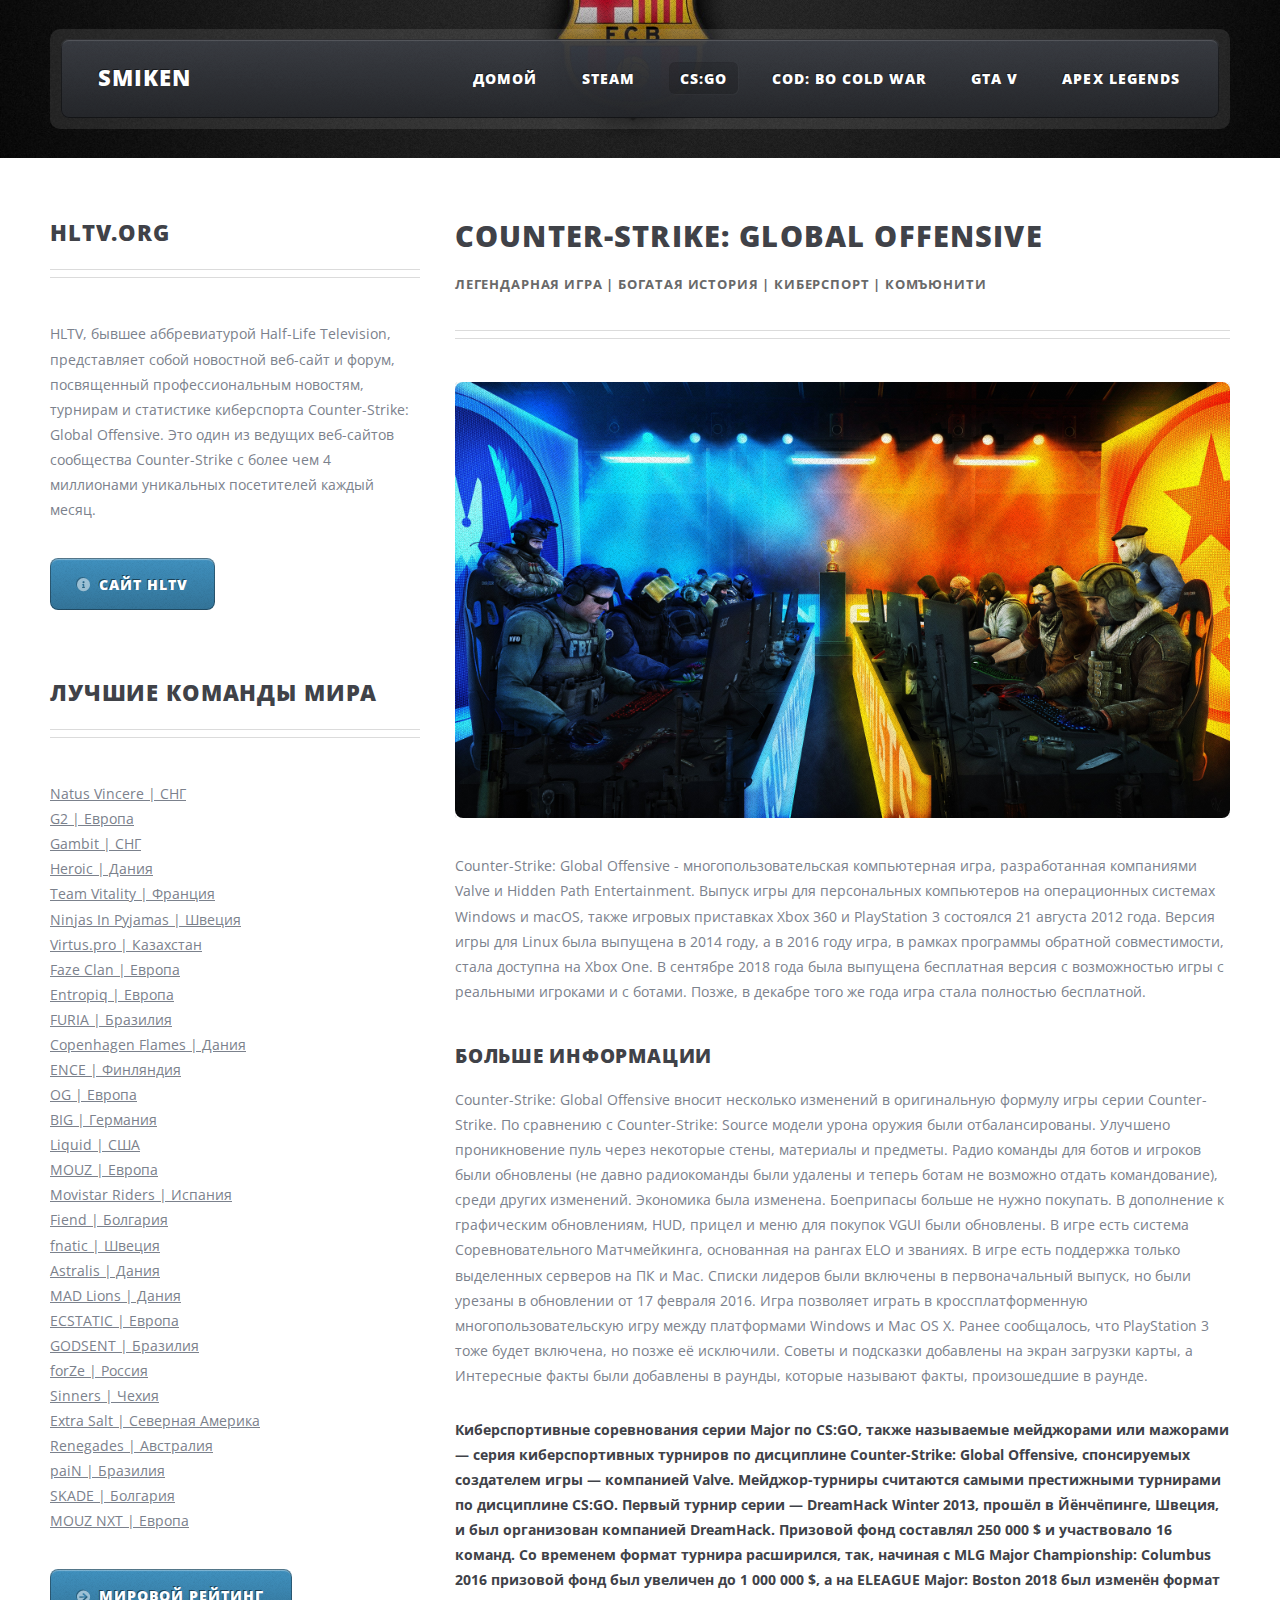
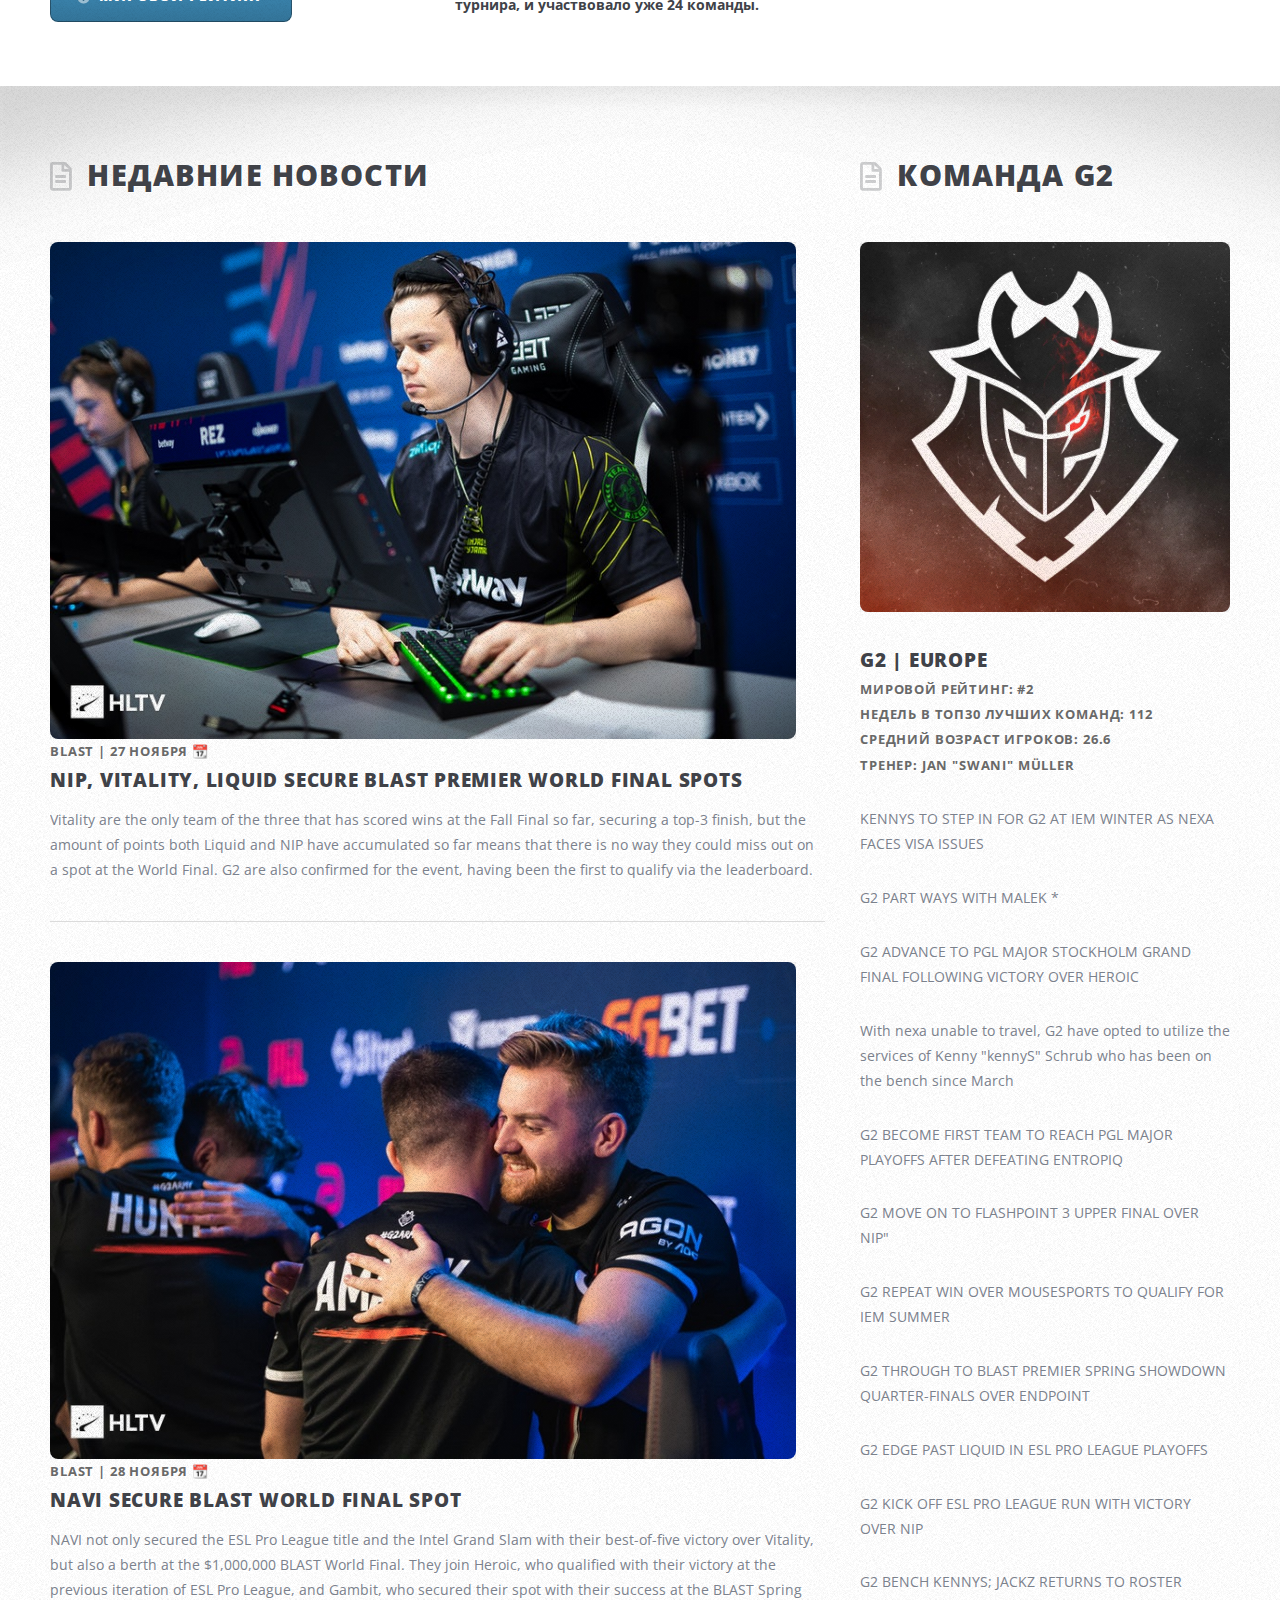
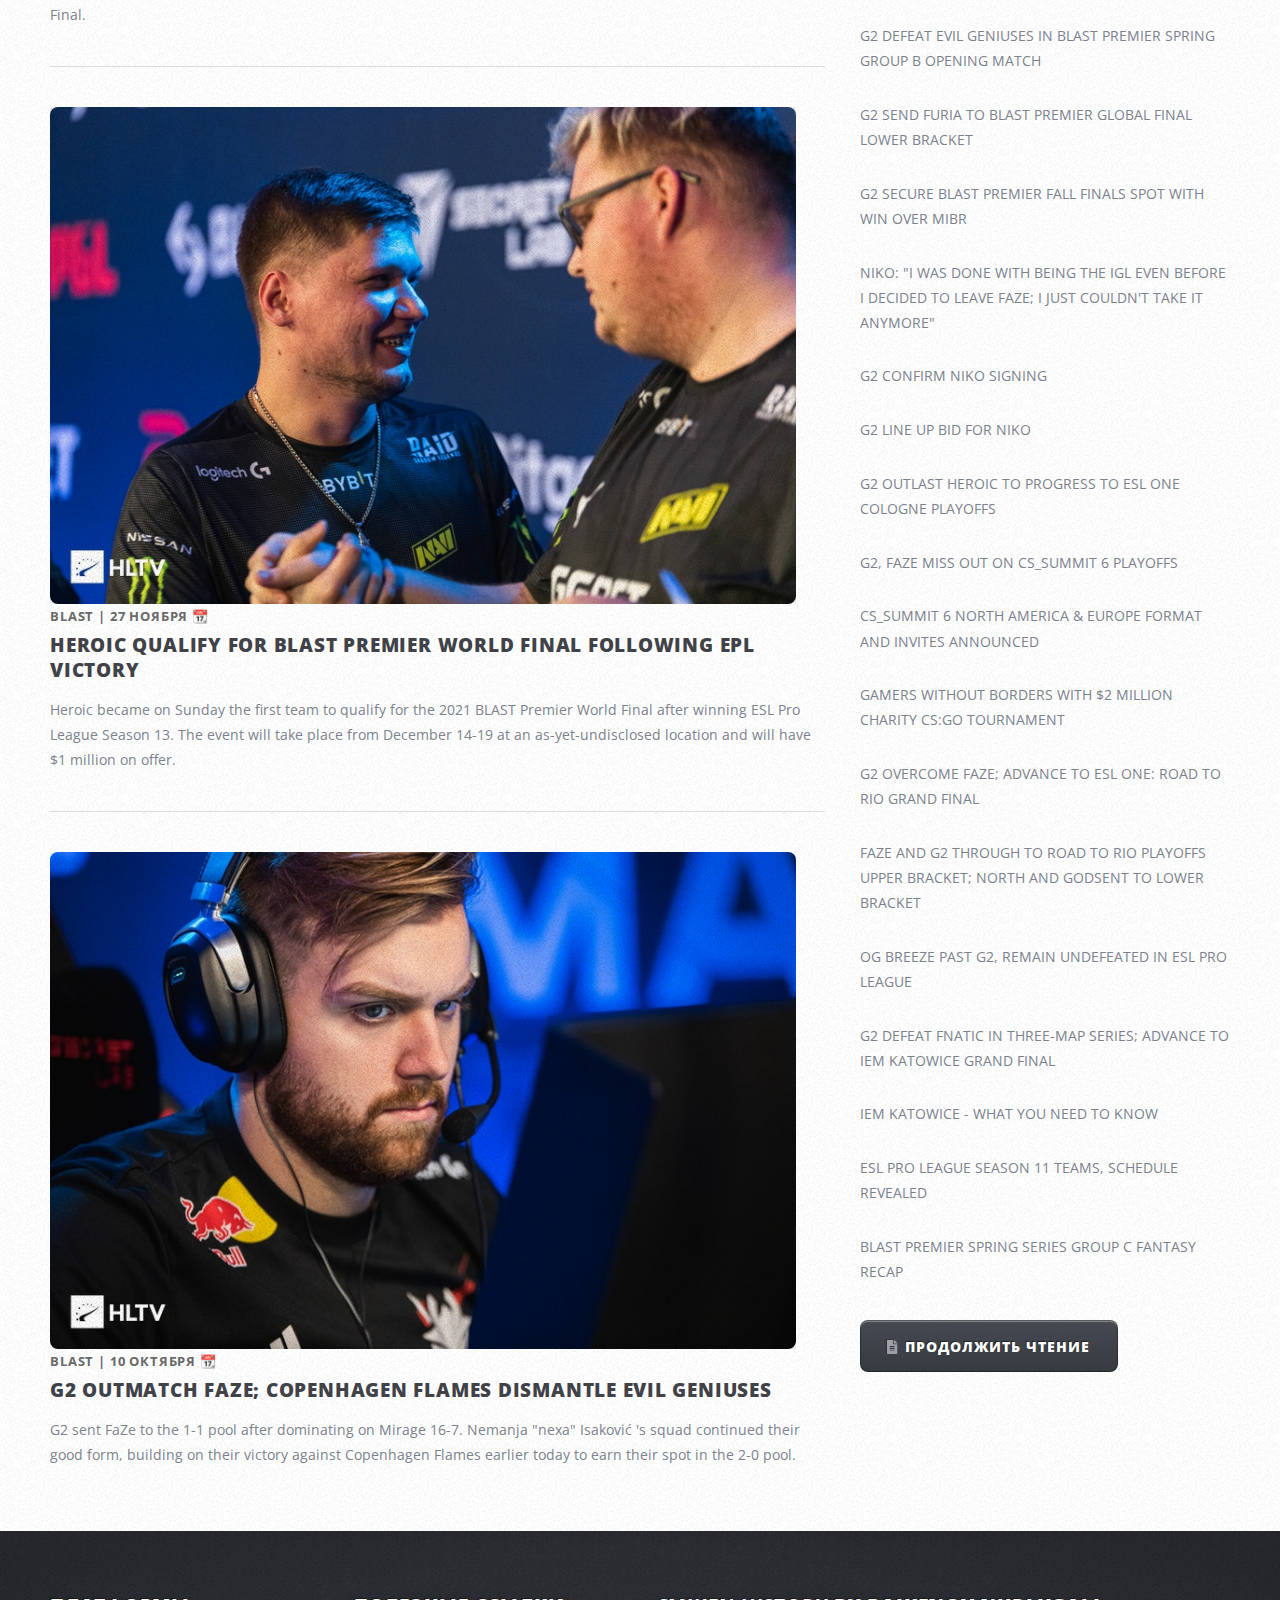
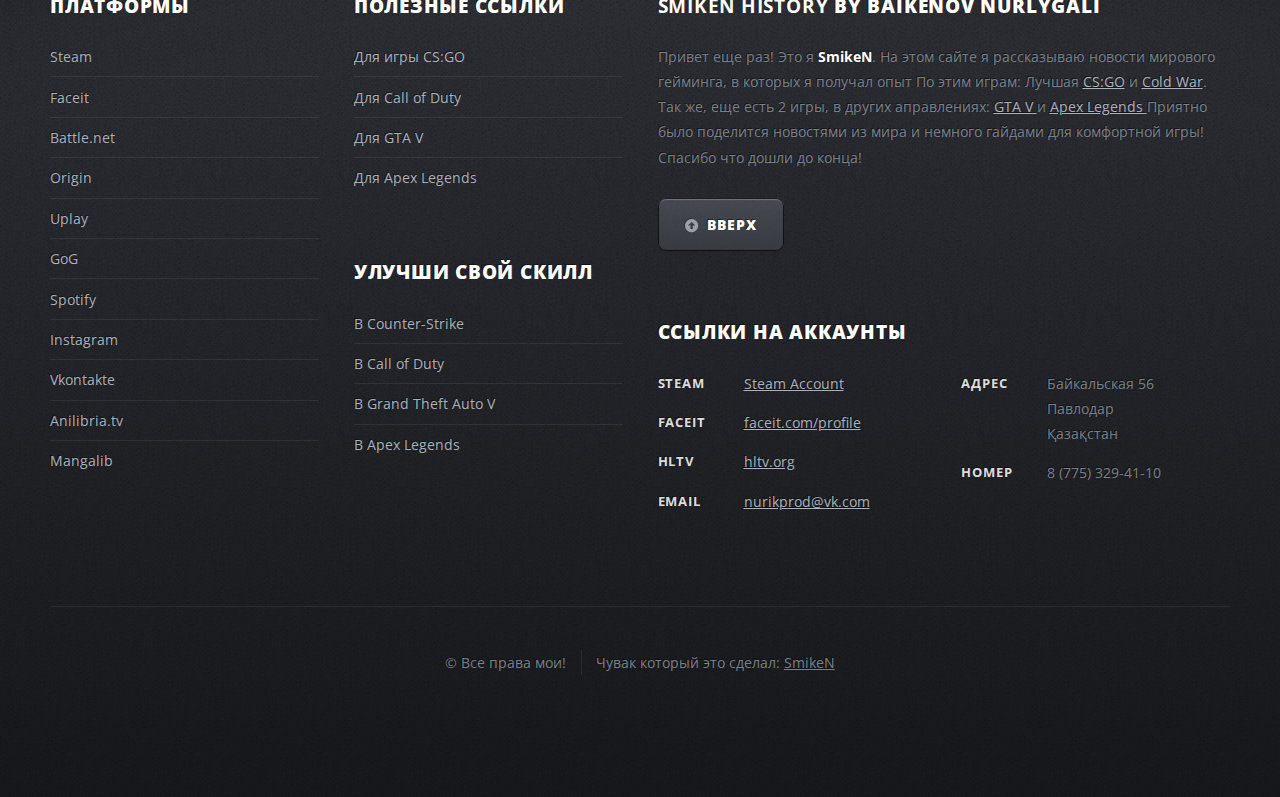
<file: left-sidebar.html>
<!DOCTYPE HTML>

<html>
	<head>
		<title>about CS:GO</title>
		<meta charset="utf-8" />
		<meta name="viewport" content="width=device-width, initial-scale=1, user-scalable=no" />
		<link rel="stylesheet" href="assets/css/main.css" />
		<link rel="apple-touch-icon" sizes="180x180" href="/apple-touch-icon.png">
		<link rel="icon" type="image/png" sizes="32x32" href="/favicon-32x32.png">
		<link rel="icon" type="image/png" sizes="16x16" href="/favicon-16x16.png">
		<link rel="manifest" href="/site.webmanifest">
	</head>
	<body class="left-sidebar is-preload">
		<div id="page-wrapper">

			<!-- мейн 1 -->
				<div id="header-wrapper">
					<div class="container">

						<!-- хэд -->
							<header id="header">
								<div class="inner">

									<!-- я -->
										<h1><a href="index.html" id="logo">SmikeN</a></h1>

									<!-- Переход на другие страницы -->
										<nav id="nav">
											<ul>
												<li><a href="index.html">Домой</a></li>
												<li>
													<a href="https://store.steampowered.com/">Steam</a>
													
												</li>
												<li class="current_page_item"><a href="left-sidebar.html">CS:GO</a></li>
												<li><a href="right-sidebar.html">CoD: BO Cold War</a></li>
												<li><a href="no-sidebar.html">GTA V</a></li>
												<li><a href="yes-sidebar.html">Apex Legends</a></li>
											</ul>
										</nav>

								</div>
							</header>

					</div>
				</div>

			<!-- мейн 2 -->
				<div id="main-wrapper">
					<div class="wrapper style2">
						<div class="inner">
							<div class="container">
								<div class="row">
									<div class="col-4 col-12-medium">
										<div id="sidebar">

											<!-- бар слева -->

												<section>
													<header class="major">
														<h2>HLTV.org</h2>
													</header>
													<p>HLTV, бывшее аббревиатурой Half-Life Television, представляет собой новостной веб-сайт и форум, 
														посвященный профессиональным новостям, турнирам и статистике киберспорта Counter-Strike: Global Offensive. 
														Это один из ведущих веб-сайтов сообщества Counter-Strike с более чем 4 миллионами уникальных посетителей каждый месяц.</p>
													<footer>
														<a href="https://www.hltv.org/" class="button icon solid fa-info-circle">Сайт HLTV</a>
													</footer>
												</section>

												<section>
													<header class="major">
														<h2>Лучшие команды мира</h2>
													</header>
													<ul class="style2">
														<li><a href="https://www.hltv.org/team/4608/natus-vincere">Natus Vincere | СНГ</a></li>
														<li><a href="https://www.hltv.org/team/5995/g2">G2 | Европа</a></li>
														<li><a href="https://www.hltv.org/team/6651/gambit">Gambit | СНГ</a></li>
														<li><a href="https://www.hltv.org/team/7175/heroic">Heroic | Дания</a></li>
														<li><a href="https://www.hltv.org/team/9565/vitality">Team Vitality | Франция</a></li>
														<li><a href="https://www.hltv.org/team/4411/nip">Ninjas In Pyjamas | Швеция</a></li>
														<li><a href="https://www.hltv.org/team/5378/virtuspro">Virtus.pro | Казахстан</a></li>
														<li><a href="https://www.hltv.org/team/6667/faze">Faze Clan | Европа</a></li>
														<li><a href="https://www.hltv.org/team/10831/entropiq">Entropiq | Европа</a></li>
														<li><a href="https://www.hltv.org/team/8297/furia">FURIA | Бразилия</a></li>
														<li><a href="https://www.hltv.org/team/7461/copenhagen-flames">Copenhagen Flames | Дания</a></li>
														<li><a href="https://www.hltv.org/team/4869/ence">ENCE | Финляндия</a></li>
														<li><a href="https://www.hltv.org/team/10503/og">OG | Европа</a></li>
														<li><a href="https://www.hltv.org/team/7532/big">BIG | Германия</a></li>
														<li><a href="https://www.hltv.org/team/5973/liquid">Liquid | США</a></li>
														<li><a href="https://www.hltv.org/team/4494/mouz">MOUZ | Европа</a></li>
														<li><a href="https://www.hltv.org/team/7718/movistar-riders">Movistar Riders | Испания</a></li>
														<li><a href="https://www.hltv.org/team/11066/fiend">Fiend | Болгария</a></li>
														<li><a href="https://www.hltv.org/team/4991/fnatic">fnatic | Швеция</a></li>
														<li><a href="https://www.hltv.org/team/6665/astralis">Astralis | Дания</a></li>
														<li><a href="https://www.hltv.org/team/8362/mad-lions">MAD Lions | Дания</a></li>
														<li><a href="https://www.hltv.org/team/11419/ecstatic">ECSTATIC | Европа</a></li>
														<li><a href="https://www.hltv.org/team/6902/godsent">GODSENT | Бразилия</a></li>
														<li><a href="https://www.hltv.org/team/8135/forze">forZe | Россия</a></li>
														<li><a href="https://www.hltv.org/team/10577/sinners">Sinners | Чехия</a></li>
														<li><a href="https://www.hltv.org/team/10948/extra-salt">Extra Salt | Северная Америка</a></li>
														<li><a href="https://www.hltv.org/team/6211/renegades">Renegades | Австралия</a></li>
														<li><a href="https://www.hltv.org/team/4773/pain">paiN | Бразилия</a></li>
														<li><a href="https://www.hltv.org/team/10386/skade">SKADE | Болгария</a></li>
														<li><a href="https://www.hltv.org/team/11176/mouz-nxt">MOUZ NXT | Европа</a></li>


													</ul>
													<footer>
														<a href="https://www.hltv.org/ranking/teams/2021/november/22" class="button icon solid fa-arrow-circle-right">Мировой рейтинг</a>
													</footer>
												</section>

										</div>
									</div>
									<div class="col-8 col-12-medium imp-medium">
										<div id="content">

											<!-- об игре - контент -->

												<article>
													<header class="major">
														<h2>Counter-Strike: Global Offensive</h2>
														<p>Легендарная игра | Богатая история | Киберспорт | Комъюнити</p>
													</header>

													<span class="image featured"><img src="/images/cs/csmain.jpg" alt="" /></span>

													<p>Counter-Strike: Global Offensive - многопользовательская компьютерная игра, разработанная компаниями Valve и Hidden Path Entertainment.
													Выпуск игры для персональных компьютеров на операционных системах Windows и macOS, также игровых приставках Xbox 360 и PlayStation 3 состоялся 21 августа 2012 года.
													Версия игры для Linux была выпущена в 2014 году, а в 2016 году игра, в рамках программы обратной совместимости, стала доступна на Xbox One. 
													В сентябре 2018 года была выпущена бесплатная версия с возможностью игры с реальными игроками и с ботами. Позже, в декабре того же года игра стала полностью бесплатной.</p>

													<h3>Больше информации</h3>
													<p>Counter-Strike: Global Offensive вносит несколько изменений в оригинальную формулу игры серии Counter-Strike. 
													По сравнению с Counter-Strike: Source модели урона оружия были отбалансированы. Улучшено проникновение пуль через некоторые стены, 
													материалы и предметы. Радио команды для ботов и игроков были обновлены (не давно радиокоманды были удалены и теперь ботам не возможно отдать командование), среди других изменений.
													Экономика была изменена. Боеприпасы больше не нужно покупать.
													В дополнение к графическим обновлениям, HUD, прицел и меню для покупок VGUI были обновлены.
													В игре есть система Соревновательного Матчмейкинга, основанная на рангах ELO и званиях.
													В игре есть поддержка только выделенных серверов на ПК и Mac.
													Списки лидеров были включены в первоначальный выпуск, но были урезаны в обновлении от 17 февраля 2016.
													Игра позволяет играть в кроссплатформенную многопользовательскую игру между платформами Windows и Mac OS X. Ранее сообщалось, что PlayStation 3 тоже будет включена, но позже её исключили.
													Советы и подсказки добавлены на экран загрузки карты, а Интересные факты были добавлены в раунды, которые называют факты, произошедшие в раунде.</p>

													<p><strong>Киберспортивные соревнования серии Major по CS:GO, также называемые мейджорами или мажорами — серия киберспортивных турниров по дисциплине Counter-Strike: Global Offensive, 
													спонсируемых создателем игры — компанией Valve. Мейджор-турниры считаются самыми престижными турнирами по дисциплине CS:GO. Первый турнир серии — DreamHack Winter 2013, 
													прошёл в Йёнчёпинге, Швеция, и был организован компанией DreamHack. Призовой фонд составлял 250 000 $ и участвовало 16 команд. Со временем формат турнира расширился, так, 
													начиная с MLG Major Championship: Columbus 2016 призовой фонд был увеличен до 1 000 000 $, а на ELEAGUE Major: Boston 2018 был изменён формат турнира, 
													и участвовало уже 24 команды.</strong></p>
												</article>

										</div>
									</div>
								</div>
							</div>
						</div>
					</div>
					<div class="wrapper style3">
						<div class="inner">
							<div class="container">
								<div class="row">
									<div class="col-8 col-12-medium">

										<!-- новости боксы -->
											<section class="box article-list">
												<h2 class="icon fa-file-alt">Недавние новости</h2>

												<!-- бокс 1 -->
													<article class="box excerpt">
														<a href="#" class="image left"><img src="/images/cs/news1.jpg" alt="" /></a>
														<div>
															<header>
																<span class="date">BLAST | 27 ноября &#128198</span>
																<h3><a href="#">NIP, VITALITY, LIQUID SECURE BLAST PREMIER WORLD FINAL SPOTS</a></h3>
															</header>
															<p>Vitality are the only team of the three that has scored wins at the Fall Final so far, 
															securing a top-3 finish, but the amount of points both Liquid and NIP have accumulated so far 
															means that there is no way they could miss out on a spot at the World Final. G2 are also confirmed for the event, 
															having been the first to qualify via the leaderboard.</p>
														</div>
													</article>

												<!-- бокс 2 -->
													<article class="box excerpt">
														<a href="#" class="image left"><img src="/images/cs/news2.jpg" alt="" /></a>
														<div>
															<header>
																<span class="date">BLAST | 28 ноября &#128198</span>
																<h3><a href="#">NAVI SECURE BLAST WORLD FINAL SPOT</a></h3>
															</header>
															<p>NAVI not only secured the ESL Pro League title and the Intel Grand Slam with their best-of-five 
															victory over Vitality, but also a berth at the $1,000,000 BLAST World Final. They join Heroic, 
															who qualified with their victory at the previous iteration of ESL Pro League, and Gambit, 
															who secured their spot with their success at the BLAST Spring Final.</p>
														</div>
													</article>

												<!-- бокс 3 -->
													<article class="box excerpt">
														<a href="#" class="image left"><img src="/images/cs/news3.jpg" alt="" /></a>
														<div>
															<header>
																<span class="date">BLAST | 27 ноября &#128198</span>
																<h3><a href="#">HEROIC QUALIFY FOR BLAST PREMIER WORLD FINAL FOLLOWING EPL VICTORY</a></h3>
															</header>
															<p>Heroic became on Sunday the first team to qualify for the 2021 BLAST Premier World Final after winning ESL Pro League Season 13. 
															The event will take place from December 14-19 at an as-yet-undisclosed location and will have $1 million on offer.</p>
														</div>
													</article>

													<!-- бокс 4 -->
													<article class="box excerpt">
														<a href="#" class="image left"><img src="/images/cs/news4.jpg" alt="" /></a>
														<div>
															<header>
																<span class="date">BLAST | 10 октября &#128198</span>
																<h3><a href="https://www.hltv.org/news/32689/g2-outmatch-faze-copenhagen-flames-dismantle-evil-geniuses">G2 OUTMATCH FAZE; COPENHAGEN FLAMES DISMANTLE EVIL GENIUSES</a></h3>
															</header>
															<p>G2 sent FaZe to the 1-1 pool after dominating on Mirage 16-7. Nemanja "⁠nexa⁠" Isaković 's squad continued their good form, 
															building on their victory against Copenhagen Flames earlier today to earn their spot in the 2-0 pool.</p>
														</div>
													</article>

											</section>
									</div>
									<div class="col-4 col-12-medium">

										<!-- шорт -->
											<section class="box spotlight">
												<h2 class="icon fa-file-alt">Команда G2</h2>
												<article>
													<a href="#" class="image featured"><img src="/images/cs/g2.png" alt=""></a>
													<header>
														<h3><a href="#">G2 | Europe</a></h3>
														<p>Мировой рейтинг: #2</p>
														<p>Недель в топ30 лучших команд: 112</p>
														<p>Средний возраст игроков: 26.6</p>
														<p>Тренер: Jan "Swani" Müller</p>
													</header>
													<p>KENNYS TO STEP IN FOR G2 AT IEM WINTER AS NEXA FACES VISA ISSUES</p>
													<p>G2 PART WAYS WITH MALEK *</p>
													<p>G2 ADVANCE TO PGL MAJOR STOCKHOLM GRAND FINAL FOLLOWING VICTORY OVER HEROIC</p>
													<p>With nexa unable to travel, G2 have opted to utilize the services of Kenny "⁠kennyS⁠" Schrub who has been on the bench since March</p>
													<p>G2 BECOME FIRST TEAM TO REACH PGL MAJOR PLAYOFFS AFTER DEFEATING ENTROPIQ</p>
													<p>G2 MOVE ON TO FLASHPOINT 3 UPPER FINAL OVER NIP"</p>
													<p>G2 REPEAT WIN OVER MOUSESPORTS TO QUALIFY FOR IEM SUMMER</p>
													<p>G2 THROUGH TO BLAST PREMIER SPRING SHOWDOWN QUARTER-FINALS OVER ENDPOINT</p>
													<p>G2 EDGE PAST LIQUID IN ESL PRO LEAGUE PLAYOFFS</p>
													<p>G2 KICK OFF ESL PRO LEAGUE RUN WITH VICTORY OVER NIP</p>
													<p>G2 BENCH KENNYS; JACKZ RETURNS TO ROSTER</p>
													<p>G2 DEFEAT EVIL GENIUSES IN BLAST PREMIER SPRING GROUP B OPENING MATCH</p>
													<p>G2 SEND FURIA TO BLAST PREMIER GLOBAL FINAL LOWER BRACKET</p>
													<p>G2 SECURE BLAST PREMIER FALL FINALS SPOT WITH WIN OVER MIBR</p>
													<p>NIKO: "I WAS DONE WITH BEING THE IGL EVEN BEFORE I DECIDED TO LEAVE FAZE; I JUST COULDN'T TAKE IT ANYMORE"</p>
													<p>G2 CONFIRM NIKO SIGNING</p>
													<p>G2 LINE UP BID FOR NIKO</p>
													<p>G2 OUTLAST HEROIC TO PROGRESS TO ESL ONE COLOGNE PLAYOFFS</p>
													<p>G2, FAZE MISS OUT ON CS_SUMMIT 6 PLAYOFFS</p>
													<p>CS_SUMMIT 6 NORTH AMERICA & EUROPE FORMAT AND INVITES ANNOUNCED</p>
													<p>GAMERS WITHOUT BORDERS WITH $2 MILLION CHARITY CS:GO TOURNAMENT</p>
													<p>G2 OVERCOME FAZE; ADVANCE TO ESL ONE: ROAD TO RIO GRAND FINAL</p>
													<p>FAZE AND G2 THROUGH TO ROAD TO RIO PLAYOFFS UPPER BRACKET; NORTH AND GODSENT TO LOWER BRACKET</p>
													<p>OG BREEZE PAST G2, REMAIN UNDEFEATED IN ESL PRO LEAGUE</p>
													<p>G2 DEFEAT FNATIC IN THREE-MAP SERIES; ADVANCE TO IEM KATOWICE GRAND FINAL</p>
													<p>IEM KATOWICE - WHAT YOU NEED TO KNOW</p>
													<p>ESL PRO LEAGUE SEASON 11 TEAMS, SCHEDULE REVEALED</p>
													<p>BLAST PREMIER SPRING SERIES GROUP C FANTASY RECAP</p>

													<footer>
														<a href="https://www.hltv.org/team/5995/g2#tab-newsBox" class="button alt icon solid fa-file-alt">Продолжить чтение</a>
													</footer>
												</article>
											</section>

									</div>
								</div>
							</div>
						</div>
					</div>
				</div>

			<!-- Вид нижней шапки -->
				<div id="footer-wrapper">
					<footer id="footer" class="container">
						<div class="row">
							<div class="col-3 col-6-medium col-12-small">

								<!-- Ссылки -->
									<section>
										<section>
											<h2>Платформы</h2>
										<ul class="divided">
											<li><a href="https://steamcommunity.com/">Steam</a></li>
											<li><a href="https://www.faceit.com/ru/home">Faceit</a></li>
											<li><a href="https://eu.shop.battle.net/ru-ru">Battle.net</a></li>
											<li><a href="https://www.origin.com/rus/ru-ru/store">Origin</a></li>
											<li><a href="https://www.origin.com/rus/ru-ru/store">Uplay</a></li>
											<li><a href="https://www.gog.com/">GoG</a></li>
											<li><a href="https://open.spotify.com/">Spotify</a></li>
											<li><a href="https://www.instagram.com/">Instagram</a></li>
											<li><a href="https://vk.com/feed">Vkontakte</a></li>
											<li><a href="https://www.anilibria.tv/">Anilibria.tv</a></li>
											<li><a href="https://mangalib.me/?section=all-updates">Mangalib</a></li>
										</ul>
									</section>

							</div>
							<div class="col-3 col-6-medium col-12-small">

								<!-- Ссылки -->
									<section>
										<h2>Полезные ссылки</h2>
										<ul class="divided">
											<li><a href="https://steamcommunity.com/sharedfiles/filedetails/?id=1551222639">Для игры CS:GO</a></li>
											<li><a href="https://steamcommunity.com/sharedfiles/filedetails/?id=1551222639">Для Call of Duty</a></li>
											<li><a href="https://steamcommunity.com/sharedfiles/filedetails/?id=1215602458">Для GTA V</a></li>
											<li><a href="https://dtf.ru/howto/39025-apex-legends-sovety-dlya-novichkov">Для Apex Legends</a></li>
										</ul>
									</section>

								<!-- Ссылки -->
									<section>
										<h2>Улучши свой скилл</h2>
										<ul class="divided">
											<li><a href="https://steamcommunity.com/sharedfiles/filedetails/?id=761560094">В Counter-Strike</a></li>
											<li><a href="https://n-nova.ru/news-about-the-game/585-call-of-duty-black-ops-cold-war-10-sovetov-po-mnogopolzovatelskoj-igre-dlja-nachala.html">В Call of Duty</a></li>
											<li><a href="https://steamcommunity.com/sharedfiles/filedetails/?id=969949375">В Grand Theft Auto V</a></li>
											<li><a href="https://vgtimes.ru/guides/55261-gayd-apex-legends-kak-bystro-nabrat-mnogo-opyta-luchshie-sposoby-nabora-opyta-za-chto-igra-voznagrazhdaet-igrokov-opytom.html">В Apex Legends</a></li>
										</ul>
									</section>

							</div>
							<div class="col-6 col-12-medium imp-medium">

								<!-- Кто я? -->
									<section>
										<h2><strong>SmikeN History</strong> by Baikenov Nurlygali</h2>
										<p>Привет еще раз! Это я <strong>SmikeN</strong>. На этом сайте
											я рассказываю новости мирового гейминга, в которых я получал опыт 
											По этим играм: Лучшая <a href="left-sidebar.html">CS:GO</a> и <a href="right-sidebar.html">Cold War</a>.
											Так же, еще есть 2 игры, в других аправлениях: <a href="no-sidebar.html">GTA V </a> и <a href="yes-sidebar.html"> Apex Legends </a>
											Приятно было поделится новостями из мира и немного гайдами для комфортной игры!
											Спасибо что дошли до конца!</p>
										<a href="#" class="button alt icon solid fa-arrow-alt-circle-up">Вверх</a>
									</section>

								<!-- Мои контакты -->
									<section>
										<h2>Ссылки на аккаунты</h2>
										<div>
											<div class="row">
												<div class="col-6 col-12-small">
													<dl class="contact">
														<dt>Steam</dt>
														<dd><a href="https://steamcommunity.com/id/smikenn1">Steam Account</a></dd>
														<dt>Faceit</dt>
														<dd><a href="https://www.faceit.com/ru/players/NurikProd">faceit.com/profile</a></dd>
														<dt>HLTV</dt>
														<dd><a href="https://www.hltv.org/">hltv.org</a></dd>
														<dt>Email</dt>
														<dd><a href="https://vk.com/dattesaipal">nurikprod@vk.com</a></dd>
													</dl>
												</div>
												<div class="col-6 col-12-small">
													<dl class="contact">
														<dt>Адрес</dt>
														<dd>
															Байкальская 56<br />
															Павлодар<br />
															Қазақстан
														</dd>
														<dt>Номер</dt>
														<dd>8 (775) 329-41-10</dd>
													</dl>
												</div>
											</div>
										</div>
									</section>

							</div>
							<div class="col-12">
								<div id="copyright">
									<ul class="menu">
										<li>&copy; Все права мои!</li><li>Чувак который это сделал: <a href="https://www.instagram.com/smikenez/">SmikeN</a></li>
									</ul>
								</div>
							</div>
						</div>
					</footer>
				</div>

		</div>

		<!-- Скрипты -->
		<script src="/assets/js/jquery.min.js"></script>
		<script src="/assets/js/jquery.dropotron.min.js"></script>
		<script src="/assets/js/browser.min.js"></script>
		<script src="/assets/js/breakpoints.min.js"></script>
		<script src="/assets/js/util.js"></script>
		<script src="/assets/js/main.js"></script>

	</body>
</html>
</file>
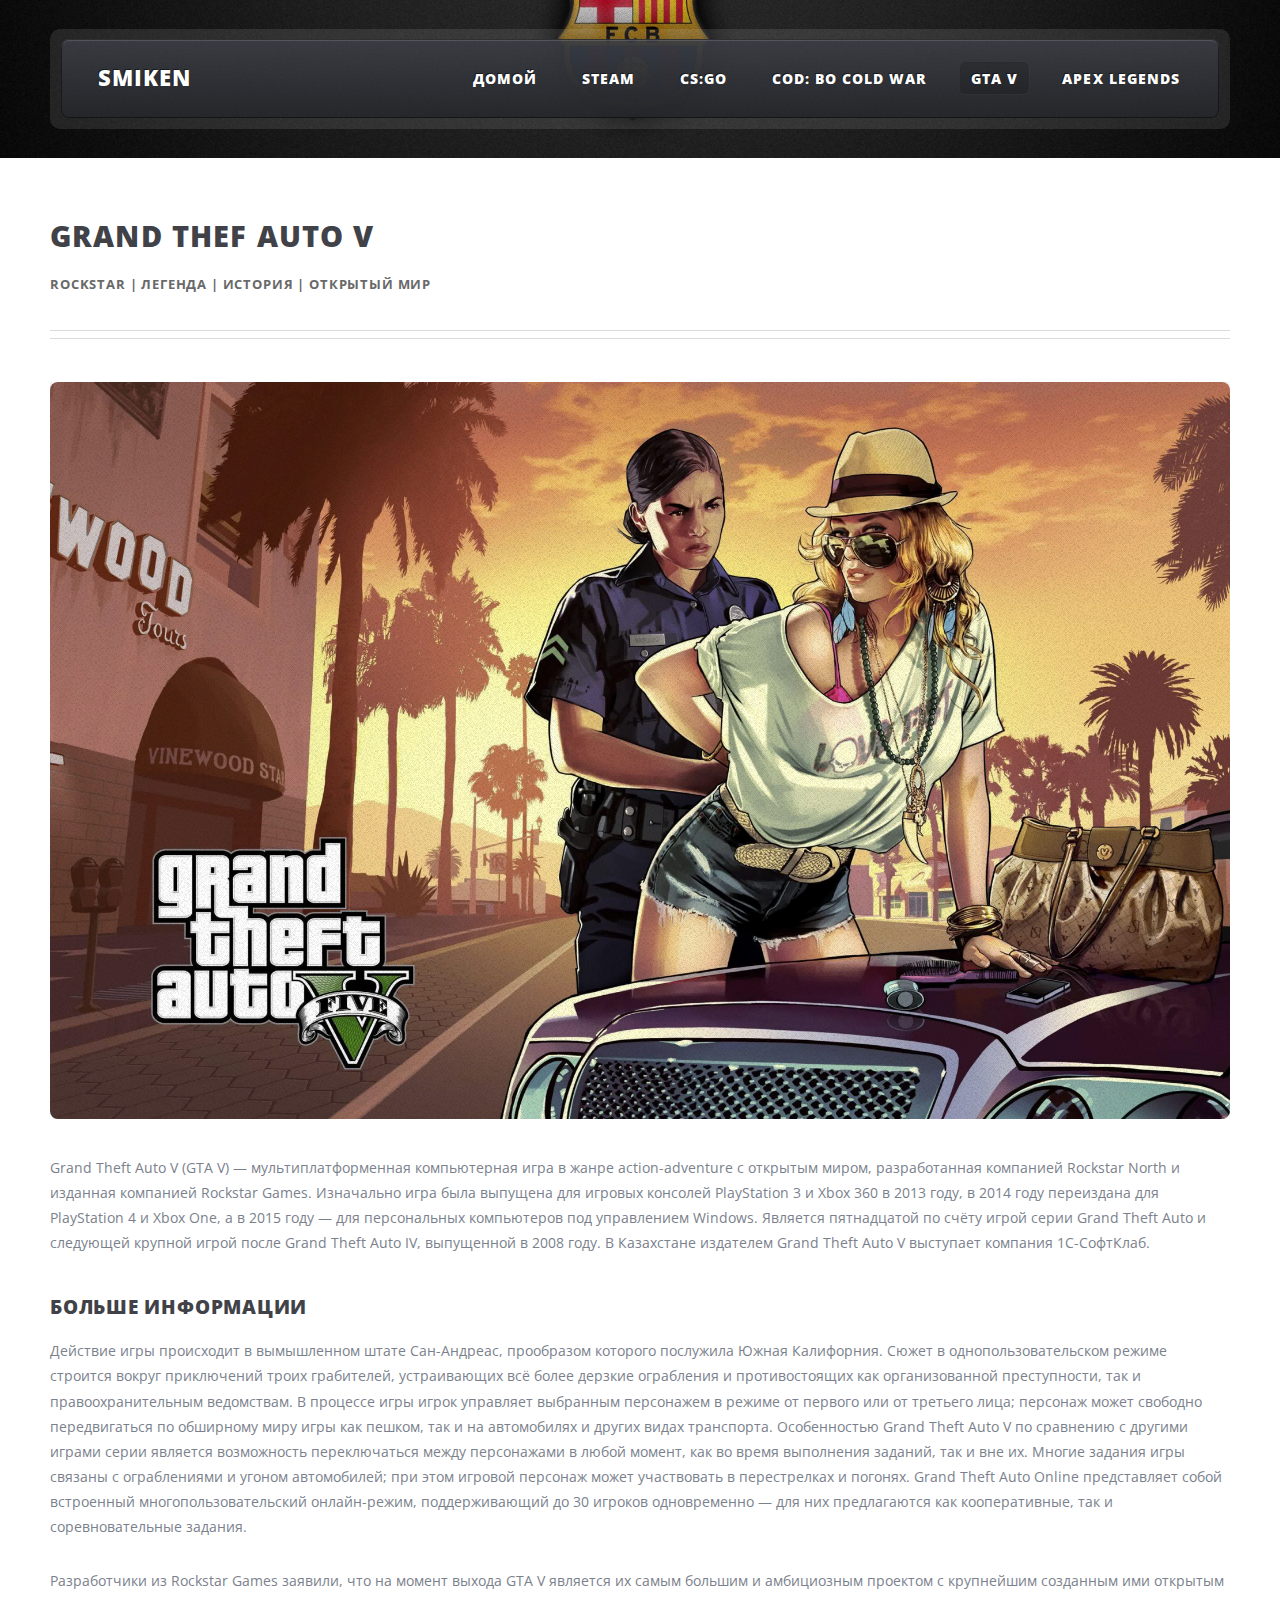
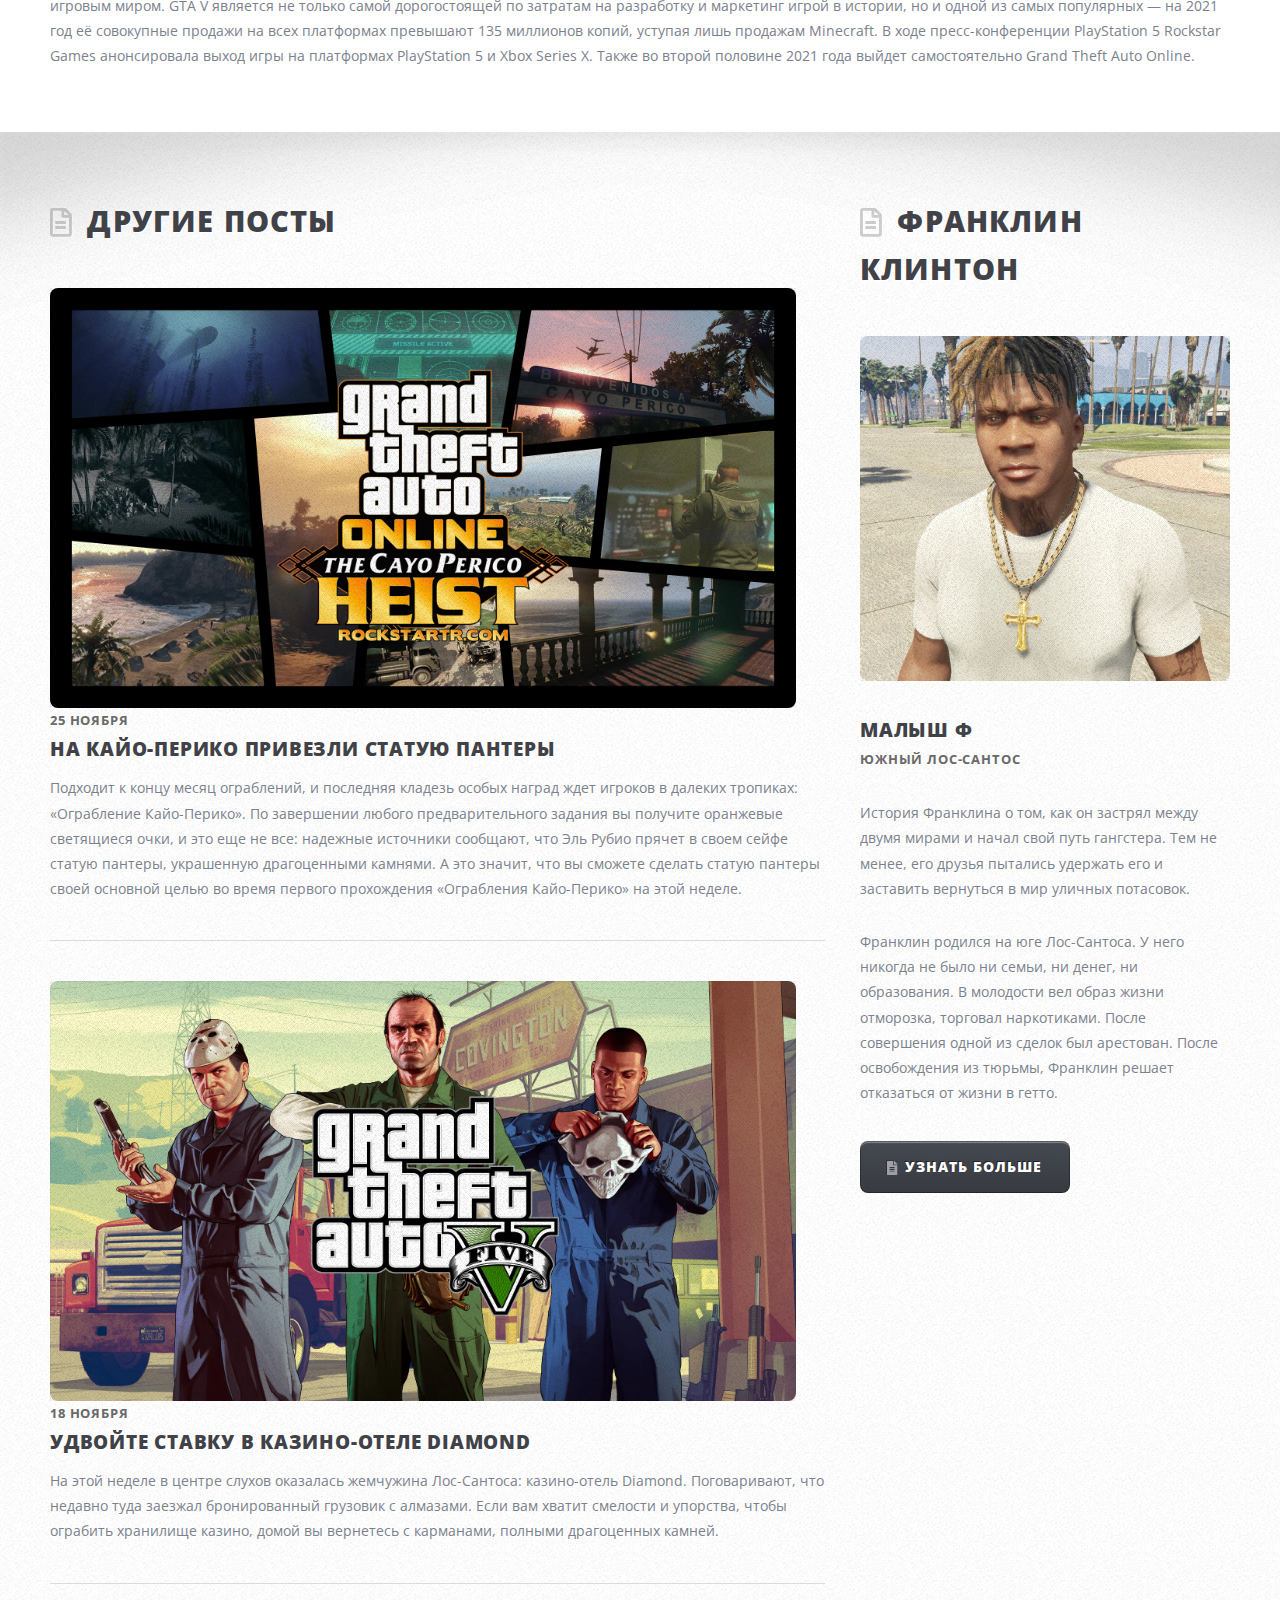
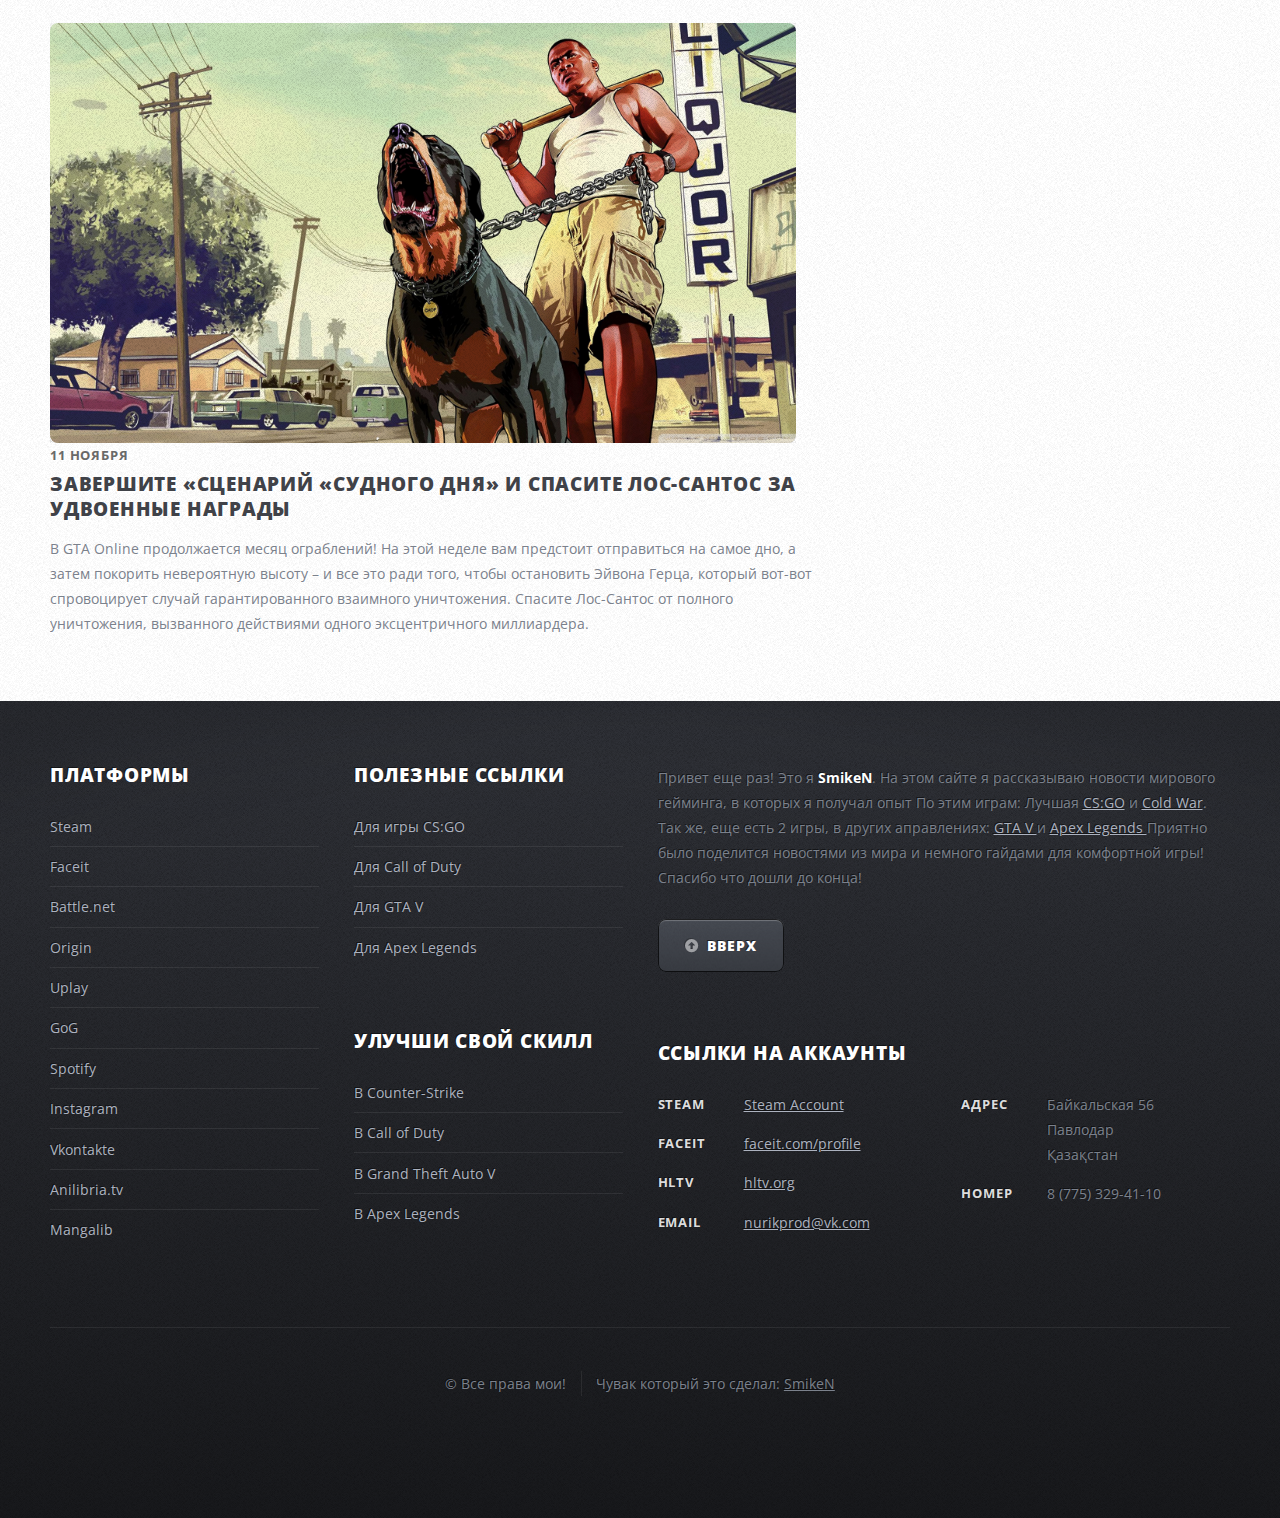
<file: no-sidebar.html>
<!DOCTYPE HTML>

<html>
	<head>
		<title>about GTA</title>
		<meta charset="utf-8" />
		<meta name="viewport" content="width=device-width, initial-scale=1, user-scalable=no" />
		<link rel="stylesheet" href="assets/css/main.css" />
		<link rel="apple-touch-icon" sizes="180x180" href="/apple-touch-icon.png">
		<link rel="icon" type="image/png" sizes="32x32" href="/favicon-32x32.png">
		<link rel="icon" type="image/png" sizes="16x16" href="/favicon-16x16.png">
		<link rel="manifest" href="/site.webmanifest">
	</head>
	<body class="no-sidebar is-preload">
		<div id="page-wrapper">

			<!-- верх -->
				<div id="header-wrapper">
					<div class="container">

						<!-- хэд -->
							<header id="header">
								<div class="inner">

									<!-- я -->
										<h1><a href="index.html" id="logo">SmikeN</a></h1>

									<!-- Переход на другие страницы -->
										<nav id="nav">
											<ul>
												<li><a href="index.html">Домой</a></li>
												<li>
													<a href="https://store.steampowered.com/">Steam</a>
													
												</li>
												<li><a href="left-sidebar.html">CS:GO</a></li>
												<li><a href="right-sidebar.html">CoD: BO Cold War</a></li>
												<li class="current_page_item"><a href="no-sidebar.html">GTA V</a></li>
												<li><a href="yes-sidebar.html">Apex Legends</a></li>
											</ul>
										</nav>

								</div>
							</header>

					</div>
				</div>

			<!-- мейн -->
				<div id="main-wrapper">
					<div class="wrapper style2">
						<div class="inner">
							<div class="container">
								<div id="content">

									<!-- об игре -->

										<article>
											<header class="major">
												<h2>Grand Thef Auto V</h2>
												<p>Rockstar | Легенда | История | Открытый мир </p>
											</header>

											<span class="image featured"><img src="images/gta/gtamain.jpg" alt="" /></span>

											<p>Grand Theft Auto V (GTA V) — мультиплатформенная компьютерная игра в жанре action-adventure с 
												открытым миром, разработанная компанией Rockstar North и изданная компанией Rockstar Games. 
												Изначально игра была выпущена для игровых консолей PlayStation 3 и Xbox 360 в 2013 году, в 2014 
												году переиздана для PlayStation 4 и Xbox One, а в 2015 году — для персональных компьютеров под 
												управлением Windows. Является пятнадцатой по счёту игрой серии Grand Theft Auto и следующей крупной 
												игрой после Grand Theft Auto IV, выпущенной в 2008 году. В Казахстане издателем 
												Grand Theft Auto V выступает компания 1С-СофтКлаб.</p>

											<h3>Больше информации</h3>
											<p>Действие игры происходит в вымышленном штате Сан-Андреас, прообразом которого послужила 
												Южная Калифорния. Сюжет в однопользовательском режиме строится вокруг приключений троих 
												грабителей, устраивающих всё более дерзкие ограбления и противостоящих как организованной 
												преступности, так и правоохранительным ведомствам. В процессе игры игрок управляет 
												выбранным персонажем в режиме от первого или от третьего лица; персонаж может свободно 
												передвигаться по обширному миру игры как пешком, так и на автомобилях и других видах 
												транспорта. Особенностью Grand Theft Auto V по сравнению с другими играми серии является 
												возможность переключаться между персонажами в любой момент, как во время выполнения заданий, 
												так и вне их. Многие задания игры связаны с ограблениями и угоном автомобилей; при этом 
												игровой персонаж может участвовать в перестрелках и погонях. Grand Theft Auto Online 
												представляет собой встроенный многопользовательский онлайн-режим, поддерживающий до 30 
												игроков одновременно — для них предлагаются как кооперативные, так и соревновательные задания.</p>

											<p>Разработчики из Rockstar Games заявили, что на момент выхода GTA V является их самым большим 
												и амбициозным проектом с крупнейшим созданным ими открытым игровым миром. 
												GTA V является не только самой дорогостоящей по затратам на разработку и маркетинг игрой в 
												истории, но и одной из самых популярных — на 2021 год её совокупные продажи на всех 
												платформах превышают 135 миллионов копий, уступая лишь продажам Minecraft.
												В ходе пресс-конференции PlayStation 5 Rockstar Games анонсировала выход игры на платформах 
												PlayStation 5 и Xbox Series X. Также во второй половине 2021 года выйдет самостоятельно 
												Grand Theft Auto Online.</p>
										</article>

								</div>
							</div>
						</div>
					</div>
					<div class="wrapper style3">
						<div class="inner">
							<div class="container">
								<div class="row">
									<div class="col-8 col-12-medium">

										<!-- посты боксы -->
											<section class="box article-list">
												<h2 class="icon fa-file-alt">Другие посты</h2>

												<!-- бокс 1 -->
													<article class="box excerpt">
														<a href="https://www.rockstargames.com/ru/newswire/article/393718428a9111/panther-statue-headed-to-cayo-perico" class="image left"><img src="/images/gta/news1.jpg" alt="" /></a>
														<div>
															<header>
																<span class="date">25 ноября</span>
																<h3><a href="#">На Кайо-Перико привезли статую пантеры</a></h3>
															</header>
															<p>Подходит к концу месяц ограблений, и последняя кладезь особых наград ждет 
																игроков в далеких тропиках: «Ограбление Кайо-Перико». По завершении любого 
																предварительного задания вы получите оранжевые светящиеся очки, и это еще не все: 
																надежные источники сообщают, что Эль Рубио прячет в своем сейфе статую пантеры, 
																украшенную драгоценными камнями. А это значит, что вы сможете сделать статую пантеры 
																своей основной целью во время первого прохождения «Ограбления Кайо-Перико» на этой неделе.</p>
														</div>
													</article>

												<!-- бокс 2 -->
													<article class="box excerpt">
														<a href="https://www.rockstargames.com/ru/newswire/article/4ka5354k727734/double-down-at-the-diamond-casino-resort" class="image left"><img src="/images/gta/news2.jpg" alt="" /></a>
														<div>
															<header>
																<span class="date">18 ноября</span>
																<h3><a href="#">Удвойте ставку в казино-отеле Diamond</a></h3>
															</header>
															<p>На этой неделе в центре слухов оказалась жемчужина Лос-Сантоса: казино-отель Diamond. 
																Поговаривают, что недавно туда заезжал бронированный грузовик с алмазами. Если вам хватит смелости и упорства, 
																чтобы ограбить хранилище казино, домой вы вернетесь с карманами, полными драгоценных камней.</p>
														</div>
													</article>

												<!-- бокс 3 -->
													<article class="box excerpt">
														<a href="https://www.rockstargames.com/ru/newswire/article/4ka5k83a8348oa/save-los-santos-from-certain-annihilation-in-the-doomsday-scenario-for" class="image left"><img src="/images/gta/news3.jpg" alt="" /></a>
														<div>
															<header>
																<span class="date">11 ноября</span>
																<h3><a href="#">Завершите «Сценарий «Судного дня» и спасите Лос-Сантос за удвоенные награды</a></h3>
															</header>
															<p>В GTA Online продолжается месяц ограблений! На этой неделе вам предстоит отправиться на самое дно, 
																а затем покорить невероятную высоту – и все это ради того, чтобы остановить Эйвона Герца, который 
																вот-вот спровоцирует случай гарантированного взаимного уничтожения.
																Спасите Лос-Сантос от полного уничтожения, вызванного действиями одного эксцентричного миллиардера.</p>
														</div>
													</article>

											</section>
									</div>
									<div class="col-4 col-12-medium">

										<!-- шорт -->
											<section class="box spotlight">
												<h2 class="icon fa-file-alt">Франклин Клинтон</h2>
												<article>
													<a href="#" class="image featured"><img src="/images/gta/short1.jpg" alt=""></a>
													<header>
														<h3><a href="#">Малыш Ф</a></h3>
														<p>Южный Лос-Сантос</p>
													</header>
													<p>История Франклина о том, как он застрял между двумя мирами и начал свой путь гангстера. 
													Тем не менее, его друзья пытались удержать его и заставить вернуться в мир уличных потасовок.</p>
													<p>Франклин родился на юге Лос-Сантоса. У него никогда не было ни семьи, ни денег, ни образования. 
													В молодости вел образ жизни отморозка, торговал наркотиками. После совершения одной из 
													сделок был арестован. После освобождения из тюрьмы, Франклин решает отказаться от жизни в гетто.</p>
													<footer>
														<a href="https://gta.fandom.com/ru/wiki/%D0%A4%D1%80%D0%B0%D0%BD%D0%BA%D0%BB%D0%B8%D0%BD_%D0%9A%D0%BB%D0%B8%D0%BD%D1%82%D0%BE%D0%BD" class="button alt icon solid fa-file-alt">Узнать больше</a>
													</footer>
												</article>
											</section>

									</div>
								</div>
							</div>
						</div>
					</div>
				</div>

			<!-- Вид нижней шапки -->
				<div id="footer-wrapper">
					<footer id="footer" class="container">
						<div class="row">
							<div class="col-3 col-6-medium col-12-small">

								<!-- Ссылки -->
									<section>
										<section>
											<h2>Платформы</h2>
										<ul class="divided">
											<li><a href="https://steamcommunity.com/">Steam</a></li>
											<li><a href="https://www.faceit.com/ru/home">Faceit</a></li>
											<li><a href="https://eu.shop.battle.net/ru-ru">Battle.net</a></li>
											<li><a href="https://www.origin.com/rus/ru-ru/store">Origin</a></li>
											<li><a href="https://www.origin.com/rus/ru-ru/store">Uplay</a></li>
											<li><a href="https://www.gog.com/">GoG</a></li>
											<li><a href="https://open.spotify.com/">Spotify</a></li>
											<li><a href="https://www.instagram.com/">Instagram</a></li>
											<li><a href="https://vk.com/feed">Vkontakte</a></li>
											<li><a href="https://www.anilibria.tv/">Anilibria.tv</a></li>
											<li><a href="https://mangalib.me/?section=all-updates">Mangalib</a></li>
										</ul>
									</section>

							</div>
							<div class="col-3 col-6-medium col-12-small">

								<!-- Ссылки -->
									<section>
										<h2>Полезные ссылки</h2>
										<ul class="divided">
											<li><a href="https://steamcommunity.com/sharedfiles/filedetails/?id=1551222639">Для игры CS:GO</a></li>
											<li><a href="https://steamcommunity.com/sharedfiles/filedetails/?id=1551222639">Для Call of Duty</a></li>
											<li><a href="https://steamcommunity.com/sharedfiles/filedetails/?id=1215602458">Для GTA V</a></li>
											<li><a href="https://dtf.ru/howto/39025-apex-legends-sovety-dlya-novichkov">Для Apex Legends</a></li>
										</ul>
									</section>

								<!-- Ссылки -->
									<section>
										<h2>Улучши свой скилл</h2>
										<ul class="divided">
											<li><a href="https://steamcommunity.com/sharedfiles/filedetails/?id=761560094">В Counter-Strike</a></li>
											<li><a href="https://n-nova.ru/news-about-the-game/585-call-of-duty-black-ops-cold-war-10-sovetov-po-mnogopolzovatelskoj-igre-dlja-nachala.html">В Call of Duty</a></li>
											<li><a href="https://steamcommunity.com/sharedfiles/filedetails/?id=969949375">В Grand Theft Auto V</a></li>
											<li><a href="https://vgtimes.ru/guides/55261-gayd-apex-legends-kak-bystro-nabrat-mnogo-opyta-luchshie-sposoby-nabora-opyta-za-chto-igra-voznagrazhdaet-igrokov-opytom.html">В Apex Legends</a></li>
										</ul>
									</section>

							</div>
							<div class="col-6 col-12-medium imp-medium">

								<!-- Кто я? -->
									<section>
										<p>Привет еще раз! Это я <strong>SmikeN</strong>. На этом сайте
											я рассказываю новости мирового гейминга, в которых я получал опыт 
											По этим играм: Лучшая <a href="left-sidebar.html">CS:GO</a> и <a href="right-sidebar.html">Cold War</a>.
											Так же, еще есть 2 игры, в других аправлениях: <a href="no-sidebar.html">GTA V </a> и <a href="yes-sidebar.html"> Apex Legends </a>
											Приятно было поделится новостями из мира и немного гайдами для комфортной игры!
											Спасибо что дошли до конца!</p>
										<a href="#" class="button alt icon solid fa-arrow-alt-circle-up">Вверх</a>
									</section>

								<!-- Мои контакты -->
									<section>
										<h2>Ссылки на аккаунты</h2>
										<div>
											<div class="row">
												<div class="col-6 col-12-small">
													<dl class="contact">
														<dt>Steam</dt>
														<dd><a href="https://steamcommunity.com/id/smikenn1">Steam Account</a></dd>
														<dt>Faceit</dt>
														<dd><a href="https://www.faceit.com/ru/players/NurikProd">faceit.com/profile</a></dd>
														<dt>HLTV</dt>
														<dd><a href="https://www.hltv.org/">hltv.org</a></dd>
														<dt>Email</dt>
														<dd><a href="https://vk.com/dattesaipal">nurikprod@vk.com</a></dd>
													</dl>
												</div>
												<div class="col-6 col-12-small">
													<dl class="contact">
														<dt>Адрес</dt>
														<dd>
															Байкальская 56<br />
															Павлодар<br />
															Қазақстан
														</dd>
														<dt>Номер</dt>
														<dd>8 (775) 329-41-10</dd>
													</dl>
												</div>
											</div>
										</div>
									</section>

							</div>
							<div class="col-12">
								<div id="copyright">
									<ul class="menu">
										<li>&copy; Все права мои!</li><li>Чувак который это сделал: <a href="https://www.instagram.com/smikenez/">SmikeN</a></li>
									</ul>
								</div>
							</div>
						</div>
					</footer>
				</div>

		</div>

		<!-- Скрипты -->
		<script src="/assets/js/jquery.min.js"></script>
		<script src="/assets/js/jquery.dropotron.min.js"></script>
		<script src="/assets/js/browser.min.js"></script>
		<script src="/assets/js/breakpoints.min.js"></script>
		<script src="/assets/js/util.js"></script>
		<script src="/assets/js/main.js"></script>

	</body>
</html>
</file>
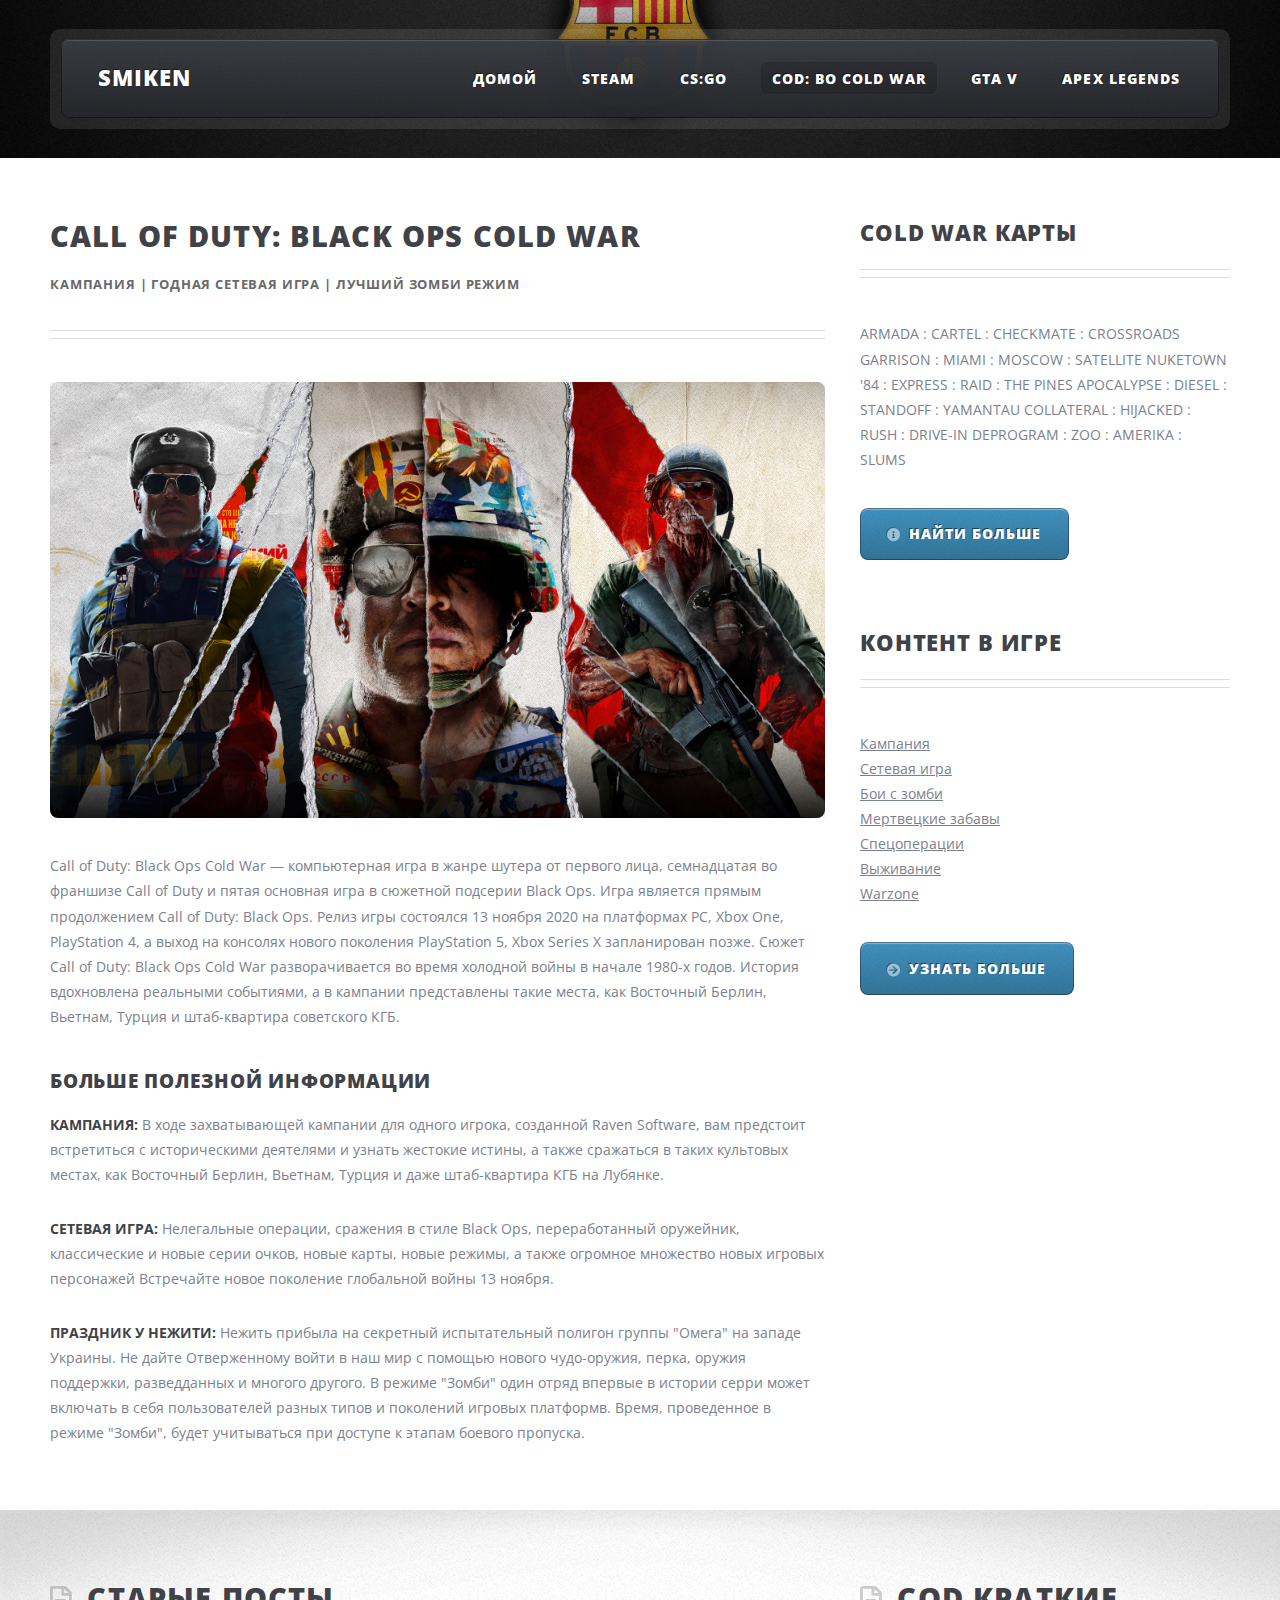
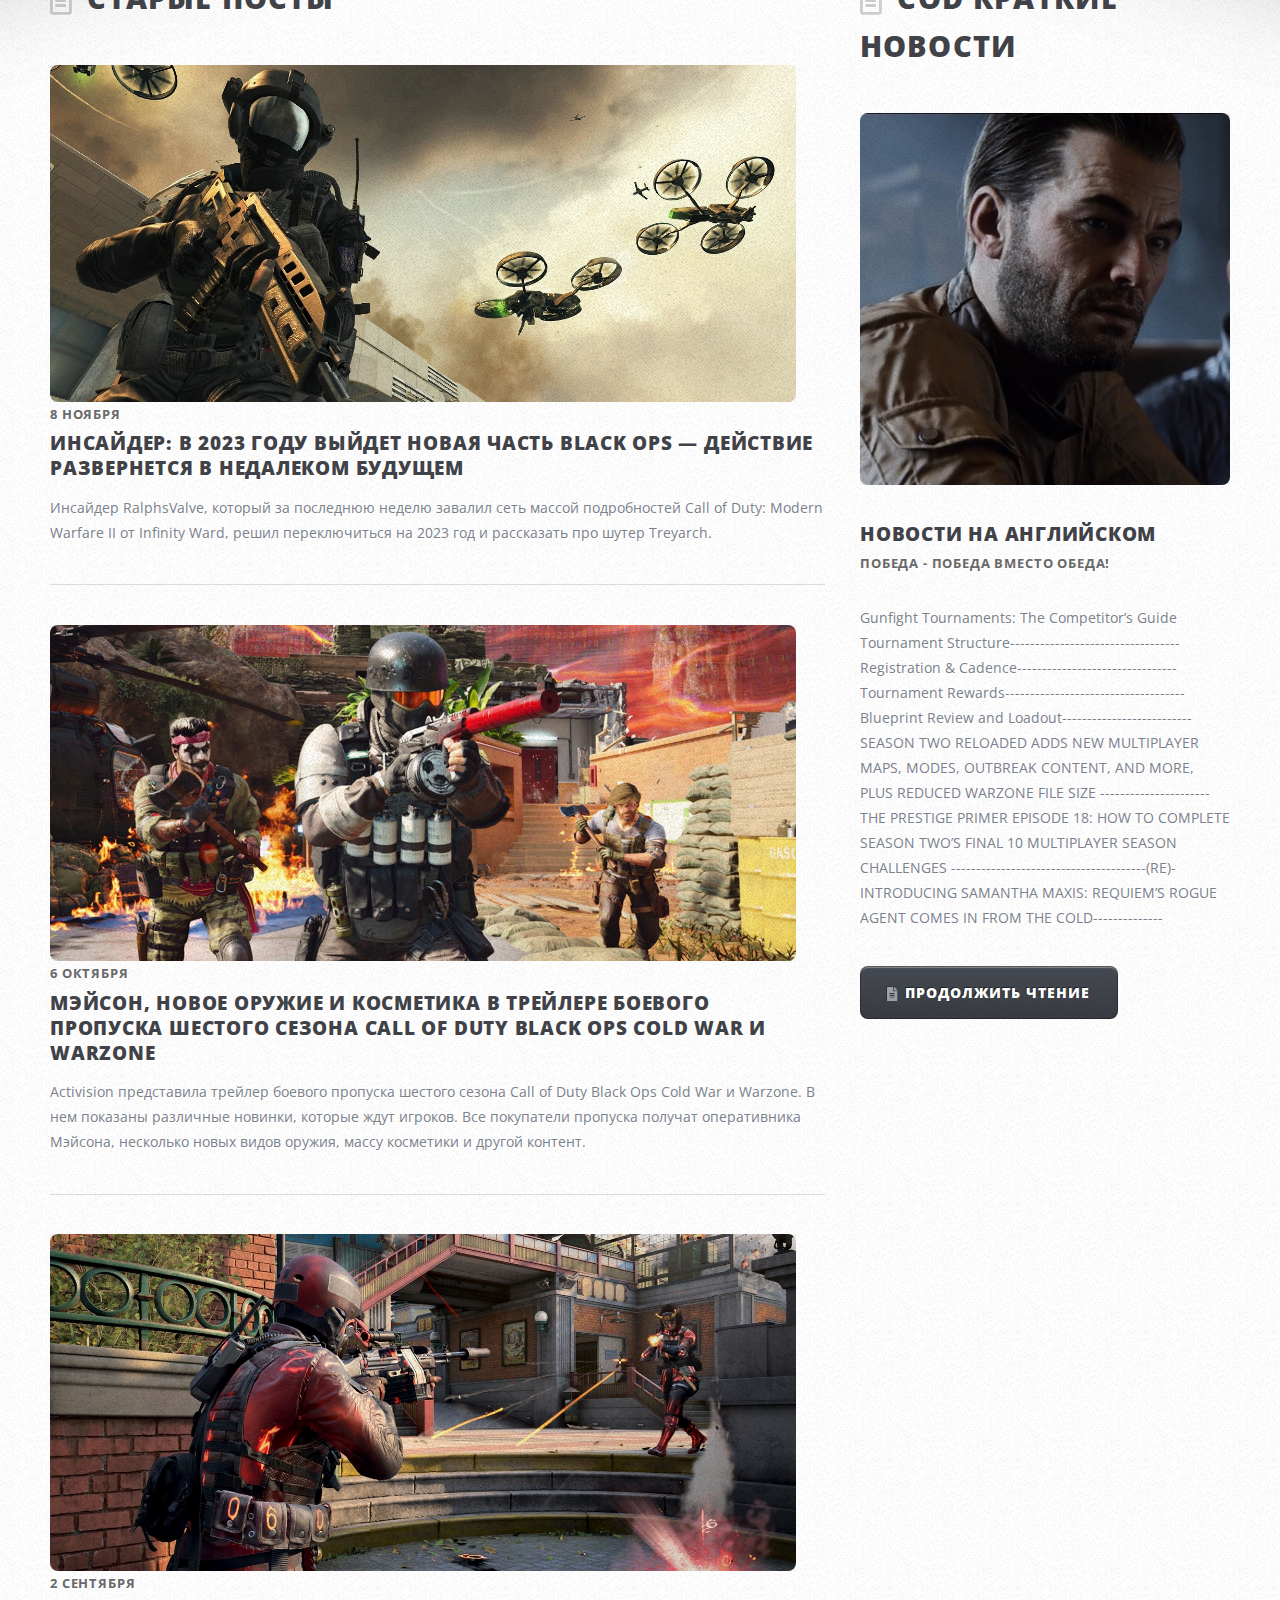
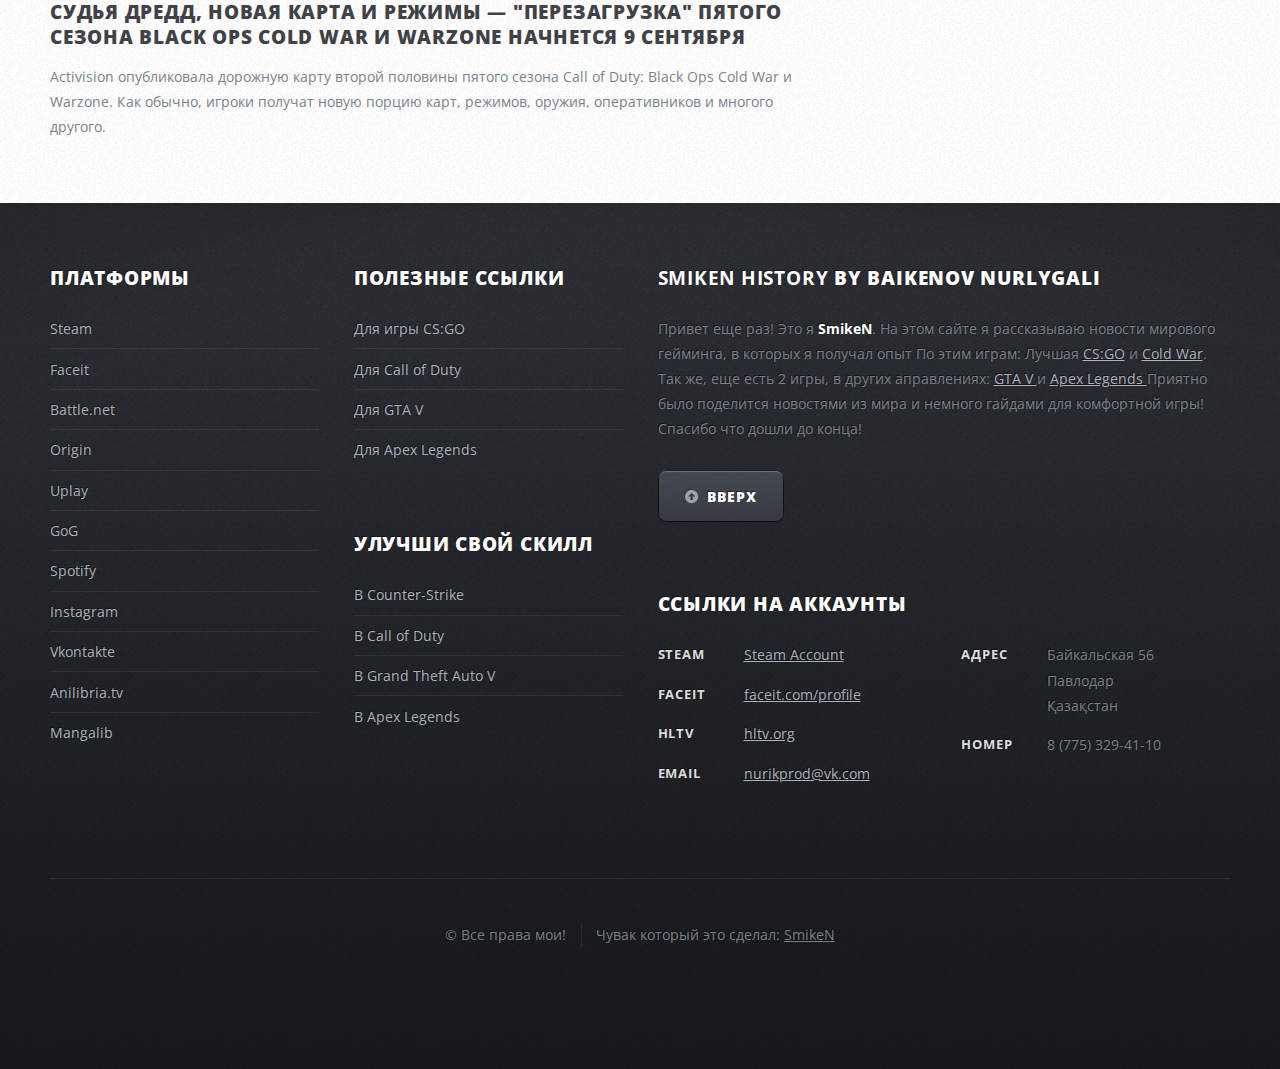
<file: right-sidebar.html>
<!DOCTYPE HTML>

<html>
	<head>
		<title>about CoD</title>
		<meta charset="utf-8" />
		<meta name="viewport" content="width=device-width, initial-scale=1, user-scalable=no" />
		<link rel="stylesheet" href="assets/css/main.css" />
		<link rel="apple-touch-icon" sizes="180x180" href="/apple-touch-icon.png">
		<link rel="icon" type="image/png" sizes="32x32" href="/favicon-32x32.png">
		<link rel="icon" type="image/png" sizes="16x16" href="/favicon-16x16.png">
		<link rel="manifest" href="/site.webmanifest">
	</head>
	<body class="right-sidebar is-preload">
		<div id="page-wrapper">

			<!-- верх -->
				<div id="header-wrapper">
					<div class="container">

						<!-- верх -->
							<header id="header">
								<div class="inner">

									<!-- Я -->
										<h1><a href="index.html" id="logo">SmikeN</a></h1>

									<!-- Переход на другие страницы -->
										<nav id="nav">
											<ul>
												<li><a href="index.html">Домой</a></li>
												<li>
													<a href="https://store.steampowered.com/">Steam</a>
													
												</li>
												<li><a href="left-sidebar.html">CS:GO</a></li>
												<li class="current_page_item"><a href="right-sidebar.html">CoD: BO Cold War</a></li>
												<li><a href="no-sidebar.html">GTA V</a></li>
												<li><a href="yes-sidebar.html">Apex Legends</a></li>
											</ul>
										</nav>

								</div>
							</header>

					</div>
				</div>

			<!-- Основной контент -->
				<div id="main-wrapper">
					<div class="wrapper style2">
						<div class="inner">
							<div class="container">
								<div class="row">
									<div class="col-8 col-12-medium">
										<div id="content">

											<!-- Об игре -->

												<article>
													<header class="major">
														<h2>Call of Duty: Black Ops Cold War</h2>
														<p>Кампания | Годная Сетевая игра | Лучший Зомби режим</p>
													</header>

													<span class="image featured"><img src="images/cod/codmain.jpg" alt="" /></span>

													<p>Call of Duty: Black Ops Cold War — компьютерная игра в жанре шутера от первого лица, семнадцатая во франшизе Call of Duty и пятая основная игра в сюжетной подсерии Black Ops.
													Игра является прямым продолжением Call of Duty: Black Ops. Релиз игры состоялся 13 ноября 2020 на платформах PC, Xbox One, PlayStation 4, а выход на консолях нового поколения PlayStation 5, Xbox Series X запланирован позже.
													Сюжет Call of Duty: Black Ops Cold War разворачивается во время холодной войны в начале 1980-х годов. История вдохновлена ​​реальными событиями, а в кампании представлены такие места, как Восточный Берлин, Вьетнам, Турция и штаб-квартира советского КГБ.
													</p>

													<h3>Больше полезной информации</h3>
													<p><strong>КАМПАНИЯ:</strong> В ходе захватывающей кампании для одного игрока, созданной Raven Software, 
													вам предстоит встретиться с историческими деятелями и узнать жестокие истины, 
													а также сражаться в таких культовых местах, как Восточный Берлин, Вьетнам, Турция и даже штаб-квартира КГБ на Лубянке.</p>

													<p><strong>СЕТЕВАЯ ИГРА:</strong> Нелегальные операции, сражения в стиле Black Ops, переработанный оружейник, 
													классические и новые серии очков, новые карты, новые режимы, а также огромное множество новых игровых персонажей 
													Встречайте новое поколение глобальной войны 13 ноября.</p>

													<p><strong>ПРАЗДНИК У НЕЖИТИ:</strong> Нежить прибыла на секретный испытательный полигон группы "Омега" на западе Украины. 
													Не дайте Отверженному войти в наш мир с помощью нового чудо-оружия, перка, оружия поддержки, разведданных и многого другого.
													В режиме "Зомби" один отряд впервые в истории серри может включать в себя пользователей разных типов и поколений игровых платформв.
													Время, проведенное в режиме "Зомби", будет учитываться при доступе к этапам боевого пропуска.</p>
												</article>

										</div>
									</div>
									<div class="col-4 col-12-medium">
										<div id="sidebar">

											<!-- Текст справа -->

												<section>
													<header class="major">
														<h2>Cold War Карты</h2>
													</header>
													<p>ARMADA : CARTEL : CHECKMATE : CROSSROADS 
													GARRISON : MIAMI : MOSCOW : SATELLITE
													NUKETOWN '84 : EXPRESS : RAID : THE PINES
													APOCALYPSE : DIESEL : STANDOFF : YAMANTAU
													COLLATERAL : HIJACKED : RUSH : DRIVE-IN 
													DEPROGRAM : ZOO : AMERIKA : SLUMS</p>
													<footer>
														<a href="https://www.gamesatlas.com/cod-black-ops-cold-war/maps/" class="button icon solid fa-info-circle">Найти больше</a>
													</footer>
												</section>

												<section>
													<header class="major">
														<h2>Контент в игре</h2>
													</header>
													<ul class="style2">
														<li><a href="https://www.callofduty.com/blackopscoldwar/campaign">Кампания</a></li>
														<li><a href="https://www.callofduty.com/blackopscoldwar/multiplayer">Сетевая игра</a></li>
														<li><a href="https://www.callofduty.com/blackopscoldwar/zombies">Бои с зомби</a></li>
														<li><a href="https://www.callofduty.com/ru/blackopscoldwar">Мертвецкие забавы</a></li>
														<li><a href="https://www.callofduty.com/ru/modernwarfare/special-ops">Спецоперации</a></li>
														<li><a href="https://www.callofduty.com/ru/modernwarfare">Выживание</a></li>
														<li><a href="https://www.callofduty.com/blog/2020/11/The-Future-of-Call-of-Duty-Warzone-1">Warzone</a></li>
														
													</ul>
													<footer>
														<a href="https://www.callofduty.com/ru" class="button icon solid fa-arrow-circle-right">Узнать больше</a>
													</footer>
												</section>

										</div>
									</div>
								</div>
							</div>
						</div>
					</div>
					<div class="wrapper style3">
						<div class="inner">
							<div class="container">
								<div class="row">
									<div class="col-8 col-12-medium">

										<!-- Новости -->
											<section class="box article-list">
												<h2 class="icon fa-file-alt">Старые посты</h2>

												<!-- Бокс 1 -->
													<article class="box excerpt">
														<a href="#" class="image left"><img src="/images/cod/news1.jpg" alt="" /></a>
														<div>
															<header>
																<span class="date">8 ноября</span>
																<h3><a href="https://shazoo.ru/2021/11/08/117908/insajder-v-2023-godu-vyjdet-novaya-chast-black-ops-dejstvie-razvernetsya-v-nedalekom-budushem">Инсайдер: В 2023 году выйдет новая часть Black Ops — действие развернется в недалеком будущем</a></h3>
															</header>
															<p>Инсайдер RalphsValve, который за последнюю неделю завалил сеть массой подробностей Call of Duty: Modern Warfare II от Infinity Ward, 
																решил переключиться на 2023 год и рассказать про шутер Treyarch.</p>
														</div>
													</article>

												<!-- Бокс 2 -->
													<article class="box excerpt">
														<a href="#" class="image left"><img src="/images/cod/news2.jpg" alt="" /></a>
														<div>
															<header>
																<span class="date">6 октября</span>
																<h3><a href="https://shazoo.ru/2021/10/06/116407/mejson-novoe-oruzhie-i-kosmetika-v-trejlere-boevogo-propuska-shestogo-sezona-call-of-duty-black-ops-cold-war-i-warzone">Мэйсон, новое оружие и косметика в трейлере боевого пропуска шестого сезона Call of Duty Black Ops Cold War и Warzone</a></h3>
															</header>
															<p>Activision представила трейлер боевого пропуска шестого сезона Call of Duty Black Ops Cold War и Warzone. 
																В нем показаны различные новинки, которые ждут игроков. Все покупатели пропуска получат оперативника Мэйсона, 
																несколько новых видов оружия, массу косметики и другой контент.</p>
														</div>
													</article>

												<!-- Бокс 3 -->
													<article class="box excerpt">
														<a href="#" class="image left"><img src="/images/cod/news3.jpg" alt="" /></a>
														<div>
															<header>
																<span class="date">2 сентября</span>
																<h3><a href="https://shazoo.ru/2021/09/02/114908/sudya-dredd-novaya-karta-i-rezhimy-perezagruzka-pyatogo-sezona-black-ops-cold-war-i-warzone-nachnetsya-9-sentyabrya">Судья Дредд, новая карта и режимы — "Перезагрузка" пятого сезона Black Ops Cold War и Warzone начнется 9 сентября</a></h3>
															</header>
															<p>Activision опубликовала дорожную карту второй половины пятого сезона Call of Duty: Black Ops Cold War и Warzone. Как обычно, 
																игроки получат новую порцию карт, режимов, оружия, оперативников и многого другого.
																</p>
														</div>
													</article>

											</section>
									</div>
									<div class="col-4 col-12-medium">

										<!-- короткие -->
											<section class="box spotlight">
												<h2 class="icon fa-file-alt">CoD Краткие новости</h2>
												<article>
													<a href="#" class="image featured"><img src="/images/cod/short1.jpg" alt=""></a>
													<header>
														<h3><a href="#">Новости на английском</a></h3>
														<p>Победа - Победа вместо обеда!</p>
													</header>
													<p>Gunfight Tournaments: The Competitor’s Guide
														Tournament Structure----------------------------------
														Registration & Cadence--------------------------------
														Tournament Rewards------------------------------------
														Blueprint Review and Loadout--------------------------
														SEASON TWO RELOADED ADDS NEW MULTIPLAYER MAPS, MODES, OUTBREAK CONTENT, AND MORE, PLUS REDUCED WARZONE FILE SIZE
														----------------------THE PRESTIGE PRIMER EPISODE 18: HOW TO COMPLETE SEASON TWO’S FINAL 10 MULTIPLAYER SEASON CHALLENGES
														---------------------------------------(RE)-INTRODUCING SAMANTHA MAXIS: REQUIEM’S ROGUE AGENT COMES IN FROM THE COLD--------------
													</p>
													<footer>
														<a href="https://www.callofduty.com/uk/en/blog/2021/04/Gunfight-Tournaments-Call-of-Duty-Black-Ops-Cold-War-Competition-Season-Two" class="button alt icon solid fa-file-alt">Продолжить чтение</a>
													</footer>
												</article>
											</section>

									</div>
								</div>
							</div>
						</div>
					</div>
				</div>

			<!-- Вид нижней шапки -->
				<div id="footer-wrapper">
					<footer id="footer" class="container">
						<div class="row">
							<div class="col-3 col-6-medium col-12-small">

								<!-- Ссылки -->
									<section>
										<h2>Платформы</h2>
										<ul class="divided">
											<li><a href="https://steamcommunity.com/">Steam</a></li>
											<li><a href="https://www.faceit.com/ru/home">Faceit</a></li>
											<li><a href="https://eu.shop.battle.net/ru-ru">Battle.net</a></li>
											<li><a href="https://www.origin.com/rus/ru-ru/store">Origin</a></li>
											<li><a href="https://www.origin.com/rus/ru-ru/store">Uplay</a></li>
											<li><a href="https://www.gog.com/">GoG</a></li>
											<li><a href="https://open.spotify.com/">Spotify</a></li>
											<li><a href="https://www.instagram.com/">Instagram</a></li>
											<li><a href="https://vk.com/feed">Vkontakte</a></li>
											<li><a href="https://www.anilibria.tv/">Anilibria.tv</a></li>
											<li><a href="https://mangalib.me/?section=all-updates">Mangalib</a></li>
										</ul>
									</section>

							</div>
							<div class="col-3 col-6-medium col-12-small">

								<!-- Ссылки -->
									<section>
										<h2>Полезные ссылки</h2>
										<ul class="divided">
											<li><a href="https://steamcommunity.com/sharedfiles/filedetails/?id=1551222639">Для игры CS:GO</a></li>
											<li><a href="https://steamcommunity.com/sharedfiles/filedetails/?id=1551222639">Для Call of Duty</a></li>
											<li><a href="https://steamcommunity.com/sharedfiles/filedetails/?id=1215602458">Для GTA V</a></li>
											<li><a href="https://dtf.ru/howto/39025-apex-legends-sovety-dlya-novichkov">Для Apex Legends</a></li>
										</ul>
									</section>

								<!-- Ссылки -->
									<section>
										<h2>Улучши свой скилл</h2>
										<ul class="divided">
											<li><a href="https://steamcommunity.com/sharedfiles/filedetails/?id=761560094">В Counter-Strike</a></li>
											<li><a href="https://n-nova.ru/news-about-the-game/585-call-of-duty-black-ops-cold-war-10-sovetov-po-mnogopolzovatelskoj-igre-dlja-nachala.html">В Call of Duty</a></li>
											<li><a href="https://steamcommunity.com/sharedfiles/filedetails/?id=969949375">В Grand Theft Auto V</a></li>
											<li><a href="https://vgtimes.ru/guides/55261-gayd-apex-legends-kak-bystro-nabrat-mnogo-opyta-luchshie-sposoby-nabora-opyta-za-chto-igra-voznagrazhdaet-igrokov-opytom.html">В Apex Legends</a></li>
										</ul>
									</section>

							</div>
							<div class="col-6 col-12-medium imp-medium">

								<!-- Кто я? -->
									<section>
										<h2><strong>SmikeN History</strong> by Baikenov Nurlygali</h2>
										<p>Привет еще раз! Это я <strong>SmikeN</strong>. На этом сайте
											я рассказываю новости мирового гейминга, в которых я получал опыт 
											По этим играм: Лучшая <a href="left-sidebar.html">CS:GO</a> и <a href="right-sidebar.html">Cold War</a>.
											Так же, еще есть 2 игры, в других аправлениях: <a href="no-sidebar.html">GTA V </a> и <a href="yes-sidebar.html"> Apex Legends </a>
											Приятно было поделится новостями из мира и немного гайдами для комфортной игры!
											Спасибо что дошли до конца!</p>
										<a href="#" class="button alt icon solid fa-arrow-alt-circle-up">Вверх</a>
									</section>

								<!-- Мои контакты -->
									<section>
										<h2>Ссылки на аккаунты</h2>
										<div>
											<div class="row">
												<div class="col-6 col-12-small">
													<dl class="contact">
														<dt>Steam</dt>
														<dd><a href="https://steamcommunity.com/id/smikenn1">Steam Account</a></dd>
														<dt>Faceit</dt>
														<dd><a href="https://www.faceit.com/ru/players/NurikProd">faceit.com/profile</a></dd>
														<dt>HLTV</dt>
														<dd><a href="https://www.hltv.org/">hltv.org</a></dd>
														<dt>Email</dt>
														<dd><a href="https://vk.com/dattesaipal">nurikprod@vk.com</a></dd>
													</dl>
												</div>
												<div class="col-6 col-12-small">
													<dl class="contact">
														<dt>Адрес</dt>
														<dd>
															Байкальская 56<br />
															Павлодар<br />
															Қазақстан
														</dd>
														<dt>Номер</dt>
														<dd>8 (775) 329-41-10</dd>
													</dl>
												</div>
											</div>
										</div>
									</section>

							</div>
							<div class="col-12">
								<div id="copyright">
									<ul class="menu">
										<li>&copy; Все права мои!</li><li>Чувак который это сделал: <a href="https://www.instagram.com/smikenez/">SmikeN</a></li>
									</ul>
								</div>
							</div>
						</div>
					</footer>
				</div>

		</div>

		<!-- Скрипты -->
		<script src="/assets/js/jquery.min.js"></script>
		<script src="/assets/js/jquery.dropotron.min.js"></script>
		<script src="/assets/js/browser.min.js"></script>
		<script src="/assets/js/breakpoints.min.js"></script>
		<script src="/assets/js/util.js"></script>
		<script src="/assets/js/main.js"></script>

	</body>
</html>
</file>
<file: assets/css/main.css>
@import url("https://fonts.googleapis.com/css?family=Open+Sans:400,400italic,700,800");
@import url("fontawesome-all.min.css");

html, body, div, span, applet, object,
iframe, h1, h2, h3, h4, h5, h6, p, blockquote,
pre, a, abbr, acronym, address, big, cite,
code, del, dfn, em, img, ins, kbd, q, s, samp,
small, strike, strong, sub, sup, tt, var, b,
u, i, center, dl, dt, dd, ol, ul, li, fieldset,
form, label, legend, table, caption, tbody,
tfoot, thead, tr, th, td, article, aside,
canvas, details, embed, figure, figcaption,
footer, header, hgroup, menu, nav, output, ruby,
section, summary, time, mark, audio, video {
	margin: 0;
	padding: 0;
	border: 0;
	font-size: 100%;
	font: inherit;
	vertical-align: baseline;}

article, aside, details, figcaption, figure,
footer, header, hgroup, menu, nav, section {
	display: block;}

body {
	line-height: 1;
}

ol, ul {
	list-style: none;
}

blockquote, q {
	quotes: none;
}

	blockquote:before, blockquote:after, q:before, q:after {
		content: '';
		content: none;
	}

table {
	border-collapse: collapse;
	border-spacing: 0;
}

body {
	-webkit-text-size-adjust: none;
}

mark {
	background-color: transparent;
	color: inherit;
}

input::-moz-focus-inner {
	border: 0;
	padding: 0;
}

input, select, textarea {
	-moz-appearance: none;
	-webkit-appearance: none;
	-ms-appearance: none;
	appearance: none;
}

/* Basic */

	html {
		box-sizing: border-box;
	}

	*, *:before, *:after {
		box-sizing: inherit;
	}

	@-ms-viewport {
		width: device-width;
	}

	body {
		background: #303238 url("images/bg01.png");
	}

		body.is-preload * {
			-moz-transition: none !important;
			-webkit-transition: none !important;
			-ms-transition: none !important;
			transition: none !important;
			-moz-animation: none !important;
			-webkit-animation: none !important;
			-ms-animation: none !important;
			animation: none !important;
		}

	body, input, select, textarea {
		font-family: 'Open Sans', sans-serif;
		color: #7b818c;
		font-weight: 400;
		font-size: 11pt;
		line-height: 1.85em;
	}

	a {
		color: inherit;
		text-decoration: underline;
	}

		a:hover {
			text-decoration: none;
		}

	h1, h2, h3, h4, h5, h6 {
		text-transform: uppercase;
		font-weight: 800;
		letter-spacing: 0.04em;
		color: #404248;
		margin: 0 0 1em 0;
	}

	h1 a, h2 a, h3 a, h4 a, h5 a, h6 a {
		color: inherit;
		text-decoration: none;
		outline: 0;
	}

	h2 {
		font-size: 2em;
		margin: 0 0 1.5em 0;
		line-height: 1em;
	}

		h2.icon {
			line-height: 48px;
		}

			h2.icon:before {
				position: relative;
				top: 0.05em;
				margin-right: 0.5em;
				opacity: 0.25;
			}

	h3 {
		font-size: 1.35em;
		margin-top: 2em;
	}

	b, strong {
		color: #404248;
		font-weight: 700;
	}

	i, em {
		font-style: italic;
	}

	br.clear {
		clear: both;
	}

	sub {
		position: relative;
		top: 0.5em;
		font-size: 0.8em;
	}

	sup {
		position: relative;
		top: -0.5em;
		font-size: 0.8em;
	}

	hr {
		border: 0;
		border-top: solid 1px #ddd;
	}

	blockquote {
		border-left: solid 0.5em #ddd;
		padding: 1em 0 1em 2em;
		font-style: italic;
	}

	p, ul, ol, dl, table {
		margin-bottom: 2em;
	}

	.date {
		display: block;
		text-transform: uppercase;
		font-weight: 700;
		letter-spacing: 0.065em;
		font-size: 0.9em;
		color: #696969;
		margin: 0 0 0.25em 0;
	}

/* Container */

	.container {
		margin: 0 auto;
		max-width: calc(100% - 100px);
		width: 1200px;
	}

		@media screen and (max-width: 1280px) {

			.container {
				width: 100%;
			}

		}

		@media screen and (max-width: 980px) {

			.container {
				width: 100%;
			}

		}

		@media screen and (max-width: 736px) {

			.container {
				width: 100%;
				max-width: 100%;
			}

		}

/* Row */

	.row {
		display: flex;
		flex-wrap: wrap;
		box-sizing: border-box;
		align-items: stretch;
	}

		.row > * {
			box-sizing: border-box;
		}

		.row.gtr-uniform > * > :last-child {
			margin-bottom: 0;
		}

		.row.aln-left {
			justify-content: flex-start;
		}

		.row.aln-center {
			justify-content: center;
		}

		.row.aln-right {
			justify-content: flex-end;
		}

		.row.aln-top {
			align-items: flex-start;
		}

		.row.aln-middle {
			align-items: center;
		}

		.row.aln-bottom {
			align-items: flex-end;
		}

		.row > .imp {
			order: -1;
		}

		.row > .col-1 {
			width: 8.33333%;
		}

		.row > .off-1 {
			margin-left: 8.33333%;
		}

		.row > .col-2 {
			width: 16.66667%;
		}

		.row > .off-2 {
			margin-left: 16.66667%;
		}

		.row > .col-3 {
			width: 25%;
		}

		.row > .off-3 {
			margin-left: 25%;
		}

		.row > .col-4 {
			width: 33.33333%;
		}

		.row > .off-4 {
			margin-left: 33.33333%;
		}

		.row > .col-5 {
			width: 41.66667%;
		}

		.row > .off-5 {
			margin-left: 41.66667%;
		}

		.row > .col-6 {
			width: 50%;
		}

		.row > .off-6 {
			margin-left: 50%;
		}

		.row > .col-7 {
			width: 58.33333%;
		}

		.row > .off-7 {
			margin-left: 58.33333%;
		}

		.row > .col-8 {
			width: 66.66667%;
		}

		.row > .off-8 {
			margin-left: 66.66667%;
		}

		.row > .col-9 {
			width: 75%;
		}

		.row > .off-9 {
			margin-left: 75%;
		}

		.row > .col-10 {
			width: 83.33333%;
		}

		.row > .off-10 {
			margin-left: 83.33333%;
		}

		.row > .col-11 {
			width: 91.66667%;
		}

		.row > .off-11 {
			margin-left: 91.66667%;
		}

		.row > .col-12 {
			width: 100%;
		}

		.row > .off-12 {
			margin-left: 100%;
		}

		.row.gtr-0 {
			margin-top: 0px;
			margin-left: 0px;
		}

			.row.gtr-0 > * {
				padding: 0px 0 0 0px;
			}

			.row.gtr-0.gtr-uniform {
				margin-top: 0px;
			}

				.row.gtr-0.gtr-uniform > * {
					padding-top: 0px;
				}

		.row.gtr-25 {
			margin-top: -12.5px;
			margin-left: -12.5px;
		}

			.row.gtr-25 > * {
				padding: 12.5px 0 0 12.5px;
			}

			.row.gtr-25.gtr-uniform {
				margin-top: -12.5px;
			}

				.row.gtr-25.gtr-uniform > * {
					padding-top: 12.5px;
				}

		.row.gtr-50 {
			margin-top: -25px;
			margin-left: -25px;
		}

			.row.gtr-50 > * {
				padding: 25px 0 0 25px;
			}

			.row.gtr-50.gtr-uniform {
				margin-top: -25px;
			}

				.row.gtr-50.gtr-uniform > * {
					padding-top: 25px;
				}

		.row {
			margin-top: -50px;
			margin-left: -50px;
		}

			.row > * {
				padding: 50px 0 0 50px;
			}

			.row.gtr-uniform {
				margin-top: -50px;
			}

				.row.gtr-uniform > * {
					padding-top: 50px;
				}

		.row.gtr-150 {
			margin-top: -75px;
			margin-left: -75px;
		}

			.row.gtr-150 > * {
				padding: 75px 0 0 75px;
			}

			.row.gtr-150.gtr-uniform {
				margin-top: -75px;
			}

				.row.gtr-150.gtr-uniform > * {
					padding-top: 75px;
				}

		.row.gtr-200 {
			margin-top: -100px;
			margin-left: -100px;
		}

			.row.gtr-200 > * {
				padding: 100px 0 0 100px;
			}

			.row.gtr-200.gtr-uniform {
				margin-top: -100px;
			}

				.row.gtr-200.gtr-uniform > * {
					padding-top: 100px;
				}

		@media screen and (max-width: 1280px) {

			.row {
				display: flex;
				flex-wrap: wrap;
				box-sizing: border-box;
				align-items: stretch;
			}

				.row > * {
					box-sizing: border-box;
				}

				.row.gtr-uniform > * > :last-child {
					margin-bottom: 0;
				}

				.row.aln-left {
					justify-content: flex-start;
				}

				.row.aln-center {
					justify-content: center;
				}

				.row.aln-right {
					justify-content: flex-end;
				}

				.row.aln-top {
					align-items: flex-start;
				}

				.row.aln-middle {
					align-items: center;
				}

				.row.aln-bottom {
					align-items: flex-end;
				}

				.row > .imp-large {
					order: -1;
				}

				.row > .col-1-large {
					width: 8.33333%;
				}

				.row > .off-1-large {
					margin-left: 8.33333%;
				}

				.row > .col-2-large {
					width: 16.66667%;
				}

				.row > .off-2-large {
					margin-left: 16.66667%;
				}

				.row > .col-3-large {
					width: 25%;
				}

				.row > .off-3-large {
					margin-left: 25%;
				}

				.row > .col-4-large {
					width: 33.33333%;
				}

				.row > .off-4-large {
					margin-left: 33.33333%;
				}

				.row > .col-5-large {
					width: 41.66667%;
				}

				.row > .off-5-large {
					margin-left: 41.66667%;
				}

				.row > .col-6-large {
					width: 50%;
				}

				.row > .off-6-large {
					margin-left: 50%;
				}

				.row > .col-7-large {
					width: 58.33333%;
				}

				.row > .off-7-large {
					margin-left: 58.33333%;
				}

				.row > .col-8-large {
					width: 66.66667%;
				}

				.row > .off-8-large {
					margin-left: 66.66667%;
				}

				.row > .col-9-large {
					width: 75%;
				}

				.row > .off-9-large {
					margin-left: 75%;
				}

				.row > .col-10-large {
					width: 83.33333%;
				}

				.row > .off-10-large {
					margin-left: 83.33333%;
				}

				.row > .col-11-large {
					width: 91.66667%;
				}

				.row > .off-11-large {
					margin-left: 91.66667%;
				}

				.row > .col-12-large {
					width: 100%;
				}

				.row > .off-12-large {
					margin-left: 100%;
				}

				.row.gtr-0 {
					margin-top: 0px;
					margin-left: 0px;
				}

					.row.gtr-0 > * {
						padding: 0px 0 0 0px;
					}

					.row.gtr-0.gtr-uniform {
						margin-top: 0px;
					}

						.row.gtr-0.gtr-uniform > * {
							padding-top: 0px;
						}

				.row.gtr-25 {
					margin-top: -8.75px;
					margin-left: -8.75px;
				}

					.row.gtr-25 > * {
						padding: 8.75px 0 0 8.75px;
					}

					.row.gtr-25.gtr-uniform {
						margin-top: -8.75px;
					}

						.row.gtr-25.gtr-uniform > * {
							padding-top: 8.75px;
						}

				.row.gtr-50 {
					margin-top: -17.5px;
					margin-left: -17.5px;
				}

					.row.gtr-50 > * {
						padding: 17.5px 0 0 17.5px;
					}

					.row.gtr-50.gtr-uniform {
						margin-top: -17.5px;
					}

						.row.gtr-50.gtr-uniform > * {
							padding-top: 17.5px;
						}

				.row {
					margin-top: -35px;
					margin-left: -35px;
				}

					.row > * {
						padding: 35px 0 0 35px;
					}

					.row.gtr-uniform {
						margin-top: -35px;
					}

						.row.gtr-uniform > * {
							padding-top: 35px;
						}

				.row.gtr-150 {
					margin-top: -52.5px;
					margin-left: -52.5px;
				}

					.row.gtr-150 > * {
						padding: 52.5px 0 0 52.5px;
					}

					.row.gtr-150.gtr-uniform {
						margin-top: -52.5px;
					}

						.row.gtr-150.gtr-uniform > * {
							padding-top: 52.5px;
						}

				.row.gtr-200 {
					margin-top: -70px;
					margin-left: -70px;
				}

					.row.gtr-200 > * {
						padding: 70px 0 0 70px;
					}

					.row.gtr-200.gtr-uniform {
						margin-top: -70px;
					}

						.row.gtr-200.gtr-uniform > * {
							padding-top: 70px;
						}

		}

		@media screen and (max-width: 980px) {

			.row {
				display: flex;
				flex-wrap: wrap;
				box-sizing: border-box;
				align-items: stretch;
			}

				.row > * {
					box-sizing: border-box;
				}

				.row.gtr-uniform > * > :last-child {
					margin-bottom: 0;
				}

				.row.aln-left {
					justify-content: flex-start;
				}

				.row.aln-center {
					justify-content: center;
				}

				.row.aln-right {
					justify-content: flex-end;
				}

				.row.aln-top {
					align-items: flex-start;
				}

				.row.aln-middle {
					align-items: center;
				}

				.row.aln-bottom {
					align-items: flex-end;
				}

				.row > .imp-medium {
					order: -1;
				}

				.row > .col-1-medium {
					width: 8.33333%;
				}

				.row > .off-1-medium {
					margin-left: 8.33333%;
				}

				.row > .col-2-medium {
					width: 16.66667%;
				}

				.row > .off-2-medium {
					margin-left: 16.66667%;
				}

				.row > .col-3-medium {
					width: 25%;
				}

				.row > .off-3-medium {
					margin-left: 25%;
				}

				.row > .col-4-medium {
					width: 33.33333%;
				}

				.row > .off-4-medium {
					margin-left: 33.33333%;
				}

				.row > .col-5-medium {
					width: 41.66667%;
				}

				.row > .off-5-medium {
					margin-left: 41.66667%;
				}

				.row > .col-6-medium {
					width: 50%;
				}

				.row > .off-6-medium {
					margin-left: 50%;
				}

				.row > .col-7-medium {
					width: 58.33333%;
				}

				.row > .off-7-medium {
					margin-left: 58.33333%;
				}

				.row > .col-8-medium {
					width: 66.66667%;
				}

				.row > .off-8-medium {
					margin-left: 66.66667%;
				}

				.row > .col-9-medium {
					width: 75%;
				}

				.row > .off-9-medium {
					margin-left: 75%;
				}

				.row > .col-10-medium {
					width: 83.33333%;
				}

				.row > .off-10-medium {
					margin-left: 83.33333%;
				}

				.row > .col-11-medium {
					width: 91.66667%;
				}

				.row > .off-11-medium {
					margin-left: 91.66667%;
				}

				.row > .col-12-medium {
					width: 100%;
				}

				.row > .off-12-medium {
					margin-left: 100%;
				}

				.row.gtr-0 {
					margin-top: 0px;
					margin-left: 0px;
				}

					.row.gtr-0 > * {
						padding: 0px 0 0 0px;
					}

					.row.gtr-0.gtr-uniform {
						margin-top: 0px;
					}

						.row.gtr-0.gtr-uniform > * {
							padding-top: 0px;
						}

				.row.gtr-25 {
					margin-top: -12.5px;
					margin-left: -12.5px;
				}

					.row.gtr-25 > * {
						padding: 12.5px 0 0 12.5px;
					}

					.row.gtr-25.gtr-uniform {
						margin-top: -12.5px;
					}

						.row.gtr-25.gtr-uniform > * {
							padding-top: 12.5px;
						}

				.row.gtr-50 {
					margin-top: -25px;
					margin-left: -25px;
				}

					.row.gtr-50 > * {
						padding: 25px 0 0 25px;
					}

					.row.gtr-50.gtr-uniform {
						margin-top: -25px;
					}

						.row.gtr-50.gtr-uniform > * {
							padding-top: 25px;
						}

				.row {
					margin-top: -50px;
					margin-left: -50px;
				}

					.row > * {
						padding: 50px 0 0 50px;
					}

					.row.gtr-uniform {
						margin-top: -50px;
					}

						.row.gtr-uniform > * {
							padding-top: 50px;
						}

				.row.gtr-150 {
					margin-top: -75px;
					margin-left: -75px;
				}

					.row.gtr-150 > * {
						padding: 75px 0 0 75px;
					}

					.row.gtr-150.gtr-uniform {
						margin-top: -75px;
					}

						.row.gtr-150.gtr-uniform > * {
							padding-top: 75px;
						}

				.row.gtr-200 {
					margin-top: -100px;
					margin-left: -100px;
				}

					.row.gtr-200 > * {
						padding: 100px 0 0 100px;
					}

					.row.gtr-200.gtr-uniform {
						margin-top: -100px;
					}

						.row.gtr-200.gtr-uniform > * {
							padding-top: 100px;
						}

		}

		@media screen and (max-width: 736px) {

			.row {
				display: flex;
				flex-wrap: wrap;
				box-sizing: border-box;
				align-items: stretch;
			}

				.row > * {
					box-sizing: border-box;
				}

				.row.gtr-uniform > * > :last-child {
					margin-bottom: 0;
				}

				.row.aln-left {
					justify-content: flex-start;
				}

				.row.aln-center {
					justify-content: center;
				}

				.row.aln-right {
					justify-content: flex-end;
				}

				.row.aln-top {
					align-items: flex-start;
				}

				.row.aln-middle {
					align-items: center;
				}

				.row.aln-bottom {
					align-items: flex-end;
				}

				.row > .imp-small {
					order: -1;
				}

				.row > .col-1-small {
					width: 8.33333%;
				}

				.row > .off-1-small {
					margin-left: 8.33333%;
				}

				.row > .col-2-small {
					width: 16.66667%;
				}

				.row > .off-2-small {
					margin-left: 16.66667%;
				}

				.row > .col-3-small {
					width: 25%;
				}

				.row > .off-3-small {
					margin-left: 25%;
				}

				.row > .col-4-small {
					width: 33.33333%;
				}

				.row > .off-4-small {
					margin-left: 33.33333%;
				}

				.row > .col-5-small {
					width: 41.66667%;
				}

				.row > .off-5-small {
					margin-left: 41.66667%;
				}

				.row > .col-6-small {
					width: 50%;
				}

				.row > .off-6-small {
					margin-left: 50%;
				}

				.row > .col-7-small {
					width: 58.33333%;
				}

				.row > .off-7-small {
					margin-left: 58.33333%;
				}

				.row > .col-8-small {
					width: 66.66667%;
				}

				.row > .off-8-small {
					margin-left: 66.66667%;
				}

				.row > .col-9-small {
					width: 75%;
				}

				.row > .off-9-small {
					margin-left: 75%;
				}

				.row > .col-10-small {
					width: 83.33333%;
				}

				.row > .off-10-small {
					margin-left: 83.33333%;
				}

				.row > .col-11-small {
					width: 91.66667%;
				}

				.row > .off-11-small {
					margin-left: 91.66667%;
				}

				.row > .col-12-small {
					width: 100%;
				}

				.row > .off-12-small {
					margin-left: 100%;
				}

				.row.gtr-0 {
					margin-top: 0px;
					margin-left: 0px;
				}

					.row.gtr-0 > * {
						padding: 0px 0 0 0px;
					}

					.row.gtr-0.gtr-uniform {
						margin-top: 0px;
					}

						.row.gtr-0.gtr-uniform > * {
							padding-top: 0px;
						}

				.row.gtr-25 {
					margin-top: -2.5px;
					margin-left: -2.5px;
				}

					.row.gtr-25 > * {
						padding: 2.5px 0 0 2.5px;
					}

					.row.gtr-25.gtr-uniform {
						margin-top: -2.5px;
					}

						.row.gtr-25.gtr-uniform > * {
							padding-top: 2.5px;
						}

				.row.gtr-50 {
					margin-top: -5px;
					margin-left: -5px;
				}

					.row.gtr-50 > * {
						padding: 5px 0 0 5px;
					}

					.row.gtr-50.gtr-uniform {
						margin-top: -5px;
					}

						.row.gtr-50.gtr-uniform > * {
							padding-top: 5px;
						}

				.row {
					margin-top: -10px;
					margin-left: -10px;
				}

					.row > * {
						padding: 10px 0 0 10px;
					}

					.row.gtr-uniform {
						margin-top: -10px;
					}

						.row.gtr-uniform > * {
							padding-top: 10px;
						}

				.row.gtr-150 {
					margin-top: -15px;
					margin-left: -15px;
				}

					.row.gtr-150 > * {
						padding: 15px 0 0 15px;
					}

					.row.gtr-150.gtr-uniform {
						margin-top: -15px;
					}

						.row.gtr-150.gtr-uniform > * {
							padding-top: 15px;
						}

				.row.gtr-200 {
					margin-top: -20px;
					margin-left: -20px;
				}

					.row.gtr-200 > * {
						padding: 20px 0 0 20px;
					}

					.row.gtr-200.gtr-uniform {
						margin-top: -20px;
					}

						.row.gtr-200.gtr-uniform > * {
							padding-top: 20px;
						}

		}

/* Section/Article */

	section, article {
		margin-bottom: 5em;
	}

	section > :last-child,
	article > :last-child,
	section:last-child,
	article:last-child {
		margin-bottom: 0;
	}

	header {
		margin: 0 0 2em 0;
	}

		header h2, header h3 {
			margin: 0 0 0.25em 0;
		}

		header p {
			display: block;
			text-transform: uppercase;
			font-weight: 700;
			letter-spacing: 0.065em;
			font-size: 0.9em;
			color: #696969;
			margin: 0;
		}

			header p strong {
				color: #404248;
				font-weight: 800;
			}

	footer {
		margin: 2.5em 0 0 0;
	}

	header.major {
		border-bottom: solid 1px #dbdbdb;
		margin: 0 0 3em 0;
	}

		header.major:after {
			content: '';
			display: block;
			border-top: solid 1px #dbdbdb;
			height: 8px;
		}

		header.major h2, header.major h3 {
			margin: 0 0 1.2em 0;
		}

		header.major p {
			margin: 0 0 1.5em 0;
			position: relative;
			top: -1em;
		}

/* Формы */

	form label {
		display: block;
		text-transform: uppercase;
		font-weight: 800;
		letter-spacing: 0.04em;
		color: #404248;
		margin: 0 0 1em 0;
		font-size: 0.8em;
	}

	form input[type="text"],
	form input[type="email"],
	form input[type="password"],
	form select,
	form textarea {
		-webkit-appearance: none;
		display: block;
		width: 100%;
		border-radius: 8px;
		border: solid 1px #eee;
	}

	form input[type="text"]:focus,
	form input[type="email"]:focus,
	form input[type="password"]:focus,
	form select:focus,
	form textarea:focus {
		box-shadow: 0 0 2px 1px #4091bf;
	}

	form input[type="text"],
	form input[type="email"],
	form input[type="password"] {
		line-height: 3em;
		padding: 0 1em;
	}

	form select {
		line-height: 3em;
		padding: 0 1em;
	}

	form textarea {
		min-height: 9em;
		padding: 1em;
	}

	form ::-webkit-input-placeholder,
	form :-moz-placeholder,
	form ::-moz-placeholder,
	form :-ms-input-placeholder {
		color: #555 !important;
	}

	form ::-moz-focus-inner {
		border: 0;
	}

/* Tables */

	table {
		width: 100%;
	}

		table.default {
			width: 100%;
		}

			table.default tr {
				border-top: solid 1px #eee;
			}

				table.default tr:first-child {
					border-top: 0;
				}

			table.default td {
				padding: 0.5em 1em 0.5em 1em;
			}

			table.default th {
				text-align: left;
				padding: 0.5em 1em 0.5em 1em;
				text-transform: uppercase;
				font-weight: 800;
				letter-spacing: 0.04em;
				margin: 0 0 1em 0;
				font-size: 0.8em;
			}

			table.default thead {
				background: #404248;
				color: #fff;
			}

/* Image */

	.image {
		position: relative;
		display: inline-block;
	}

		.image img {
			display: block;
			width: 100%;
			border-radius: 8px;
		}

		.image:before {
			content: '';
			display: block;
			position: absolute;
			left: 0;
			top: 0;
			background: url("images/bg01.png");
			width: 100%;
			height: 100%;
			opacity: 0.75;
		}

		.image.fit {
			display: block;
			width: 100%;
		}

		.image.featured {
			display: block;
			width: 100%;
			margin: 0 0 2.5em 0;
		}

		.image.left {
			float: left;
			margin: 0 2em 2em 0;
		}

		.image.centered {
			display: block;
			margin: 0 0 2.5em 0;
		}

			.image.centered img {
				margin: 0 auto;
				width: auto;
			}

/* Кнопки */

	input[type="button"],
	input[type="submit"],
	input[type="reset"],
	button,
	.button {
		background-image: -moz-linear-gradient(top, rgba(0, 0, 0, 0), rgba(0, 0, 0, 0.2)), url("images/bg02.png");
		background-image: -webkit-linear-gradient(top, rgba(0, 0, 0, 0), rgba(0, 0, 0, 0.2)), url("images/bg02.png");
		background-image: -ms-linear-gradient(top, rgba(0, 0, 0, 0), rgba(0, 0, 0, 0.2)), url("images/bg02.png");
		background-image: linear-gradient(top, rgba(0, 0, 0, 0), rgba(0, 0, 0, 0.2)), url("images/bg02.png");
		-moz-transition: background-color 0.2s ease-in-out;
		-webkit-transition: background-color 0.2s ease-in-out;
		-ms-transition: background-color 0.2s ease-in-out;
		transition: background-color 0.2s ease-in-out;
		-webkit-appearance: none;
		position: relative;
		display: inline-block;
		background-color: #4091bf;
		border-radius: 8px;
		box-shadow: inset 0px 0px 0px 1px rgba(0, 0, 0, 0.35), inset 0px 2px 1px 0px rgba(255, 255, 255, 0.35);
		text-shadow: -1px -1px 0 rgba(0, 0, 0, 0.5);
		color: #fff !important;
		text-decoration: none;
		text-transform: uppercase;
		font-weight: 800;
		font-size: 0.95em;
		letter-spacing: 0.075em;
		padding: 1em 2em;
		outline: 0;
		border: 0;
		white-space: nowrap;
		cursor: pointer;
	}

		input[type="button"].icon:before,
		input[type="submit"].icon:before,
		input[type="reset"].icon:before,
		button.icon:before,
		.button.icon:before {
			opacity: 0.5;
			margin-right: 0.5em;
			position: relative;
			top: 0.05em;
		}

		input[type="button"]:hover,
		input[type="submit"]:hover,
		input[type="reset"]:hover,
		button:hover,
		.button:hover {
			background-color: #50a1cf;
		}

		input[type="button"]:active,
		input[type="submit"]:active,
		input[type="reset"]:active,
		button:active,
		.button:active {
			background-color: #3081af;
		}

		input[type="button"].medium,
		input[type="submit"].medium,
		input[type="reset"].medium,
		button.medium,
		.button.medium {
			font-size: 1.25em;
			padding: 1em 2.25em;
		}

		input[type="button"].large,
		input[type="submit"].large,
		input[type="reset"].large,
		button.large,
		.button.large {
			font-size: 1.5em;
			padding: 1em 2.25em;
		}

		input[type="button"].alt,
		input[type="submit"].alt,
		input[type="reset"].alt,
		button.alt,
		.button.alt {
			background-color: #464a52;
		}

			input[type="button"].alt:hover,
			input[type="submit"].alt:hover,
			input[type="reset"].alt:hover,
			button.alt:hover,
			.button.alt:hover {
				background-color: #565a62;
			}

			input[type="button"].alt:active,
			input[type="submit"].alt:active,
			input[type="reset"].alt:active,
			button.alt:active,
			.button.alt:active {
				background-color: #363a42;
			}

/* Лист */

	dl.contact dt {
		display: block;
		text-transform: uppercase;
		font-weight: 700;
		letter-spacing: 0.065em;
		font-size: 0.9em;
		color: #696969;
		float: left;
		width: 6em;
	}

	dl.contact dd {
		margin: 0 0 1em 6em;
	}

	ul.default {
		list-style: disc;
		padding-left: 1em;
	}

		ul.default li {
			padding-left: 0.5em;
		}

	ul.actions li {
		display: inline-block;
		padding: 0 0 0 0.25em;
		margin: 0 0 0 0.25em;
	}

		ul.actions li:first-child {
			margin-left: 0;
			padding-left: 0;
		}

	ul.menu li {
		border-left: solid 1px #eee;
		display: inline-block;
		padding: 0 0 0 1em;
		margin: 0 0 0 1em;
	}

		ul.menu li:first-child {
			border-left: 0;
			margin-left: 0;
			padding-left: 0;
		}

	ul.divided li {
		border-top: solid 1px #eee;
		padding: 0.5em 0 0 0;
		margin: 0.5em 0 0 0;
	}

		ul.divided li:first-child {
			border-top: 0 !important;
			padding-top: 0 !important;
			margin-top: 0 !important;
		}

	ol.default {
		list-style: decimal;
		padding-left: 1.25em;
	}

		ol.default li {
			padding-left: 0.25em;
		}

/* Боксы */

	.box.excerpt {
		position: relative;
		overflow: hidden;
	}

		.box.excerpt header {
			margin: 0 0 1em 0;
		}

		.box.excerpt .image, .box.excerpt p {
			margin-bottom: 0;
		}

	.box.feature1 {
		text-align: center;
	}

		.box.feature1 header {
			margin-bottom: 3em;
		}

			.box.feature1 header.first h2 {
				font-size: 2.5em;
			}

			.box.feature1 header.first p {
				font-size: 1.2em;
			}

			.box.feature1 header.second {
				position: relative;
				display: inline-block;
				text-align: left;
				margin: 0 auto;
				white-space: nowrap;
				left: 24px;
			}

				.box.feature1 header.second p {
					line-height: 1em;
				}

				.box.feature1 header.second:before {
					font-size: 48px;
					position: absolute;
					right: 100%;
					margin-right: 18px;
					opacity: 0.5;
					bottom: -4px;
				}

	.box.feature2 {
		text-align: center;
	}

	.box.article-list article {
		border-bottom: solid 1px #dbdbdb;
		margin: 0 0 2.75em 0;
		padding: 0 0 2.75em 0;
	}

		.box.article-list article:last-child {
			border-bottom: 0;
			margin-bottom: 0;
			padding-bottom: 0;
		}

/* Иконки */

	.icon {
		text-decoration: none;
		text-decoration: none;
	}

		.icon:before {
			-moz-osx-font-smoothing: grayscale;
			-webkit-font-smoothing: antialiased;
			display: inline-block;
			font-style: normal;
			font-variant: normal;
			text-rendering: auto;
			line-height: 1;
			text-transform: none !important;
			font-family: 'Font Awesome 5 Free';
			font-weight: 400;
		}

		.icon.solid:before {
			font-weight: 900;
		}

		.icon.brands:before {
			font-family: 'Font Awesome 5 Brands';
		}

		.icon > .label {
			display: none;
		}

/* Меню страниц */

	#nav {
		position: absolute;
		right: 2em;
		top: 0;
		line-height: 5.5em;
	}

		#nav > ul > li {
			float: left;
			padding: 0 0.8em 0 0.8em;
		}

			#nav > ul > li > a, #nav > ul > li > span {
				color: #fff;
				text-decoration: none;
				text-transform: uppercase;
				font-weight: 800;
				font-size: 0.95em;
				letter-spacing: 0.075em;
				padding: 0.5em 0.8em 0.5em 0.8em;
				border-radius: 6px;
				outline: 0;
			}

			#nav > ul > li.active > a,
			#nav > ul > li.current_page_item > a,
			#nav > ul > li.active > span,
			#nav > ul > li.current_page_item > span {
				background: rgba(0, 0, 0, 0.15);
				box-shadow: inset 1px 1px 0px 0px rgba(0, 0, 0, 0.025), 1px 1px 0px 0px rgba(255, 255, 255, 0.025);
			}

			#nav > ul > li:last-child {
				padding-right: 0;
			}

			#nav > ul > li > ul {
				display: none;
			}

	.dropotron {
		background-image: -moz-linear-gradient(top, rgba(0, 0, 0, 0.35), rgba(0, 0, 0, 0)), url("images/bg02.png");
		background-image: -webkit-linear-gradient(top, rgba(0, 0, 0, 0.35), rgba(0, 0, 0, 0)), url("images/bg02.png");
		background-image: -ms-linear-gradient(top, rgba(0, 0, 0, 0.35), rgba(0, 0, 0, 0)), url("images/bg02.png");
		background-image: linear-gradient(top, rgba(0, 0, 0, 0.35), rgba(0, 0, 0, 0)), url("images/bg02.png");
		position: relative;
		background-color: #3B3E45;
		background-color: rgba(59, 62, 69, 0.9);
		border-radius: 8px;
		box-shadow: inset 0px 0px 0px 1px rgba(0, 0, 0, 0.5), inset 0px 0px 0px 2px rgba(255, 255, 255, 0.075), inset 0px 2px 1px 0px rgba(255, 255, 255, 0.2), 0px 2px 14px 0px rgba(0, 0, 0, 0.4);
		text-shadow: -1px -1px 0 rgba(0, 0, 0, 0.5);
		padding: 1.5em;
		line-height: 2.5em;
		min-width: 15em;
	}

		.dropotron.level-0 {
			border-top-left-radius: 0;
			border-top-right-radius: 0;
			margin-top: -2px;
			box-shadow: inset 0px 0px 0px 1px rgba(0, 0, 0, 0.5), inset 0px 0px 0px 2px rgba(255, 255, 255, 0.075), 0px 2px 14px 0px rgba(0, 0, 0, 0.4);
		}

		.dropotron a, .dropotron span {
			color: #aaa;
			text-decoration: none;
			text-transform: uppercase;
			font-weight: 800;
			font-size: 0.8em;
			letter-spacing: 0.075em;
			outline: 0;
		}

		.dropotron li:hover > a, .dropotron li:hover > span {
			color: #fff;
		}

/* Баннер */

	#banner {
		text-align: center;
		width: 940px;
		margin: 0 auto;
		overflow: hidden;
		padding: 9em 0 6em 0;
	}

		#banner h2 {
			border: solid 1px rgba(255, 255, 255, 0.25);
			border-left: 0;
			border-right: 0;
			color: #fff;
			color: rgba(255, 255, 255, 0.75);
			font-size: 2.35em;
			font-weight: 700;
			line-height: 1.3em;
			margin: 0 0 1.5em 0;
		}

			#banner h2 strong {
				font-weight: 800;
				color: inherit;
			}

			#banner h2:before {
				content: '';
				display: block;
				border-top: solid 1px;
				border-color: #888;
				border-color: rgba(255, 255, 255, 0.25);
				margin: 10px 0 1.25em 0;
			}

			#banner h2:after {
				content: '';
				display: block;
				border-bottom: solid 1px;
				border-color: #888;
				border-color: rgba(255, 255, 255, 0.25);
				margin: 1.25em 0 10px 0;
			}

		#banner p {
			text-transform: uppercase;
			color: #fff;
			color: rgba(255, 255, 255, 0.75);
			font-size: 1.5em;
			font-weight: 700;
			line-height: 1.3em;
			letter-spacing: 0.04em;
			float: left;
			text-align: right;
			width: 60%;
			line-height: 1.5em;
			margin: 0;
		}

/* Sidebar */

	#sidebar h2 {
		font-size: 1.5em;
	}

/* Wrappers */

	#header-wrapper {
		background: url("images/bg01.png"), url("/images/barca.jpg");
		background-position: top left, center center;
		background-size: auto, cover;
		padding: 3em 0;
	}

	#main-wrapper {
		background: #fff;
	}

	#footer-wrapper {
		background-image: -moz-linear-gradient(top, rgba(0, 0, 0, 0), rgba(0, 0, 0, 0.5)), url("images/bg03.png"), url("images/bg02.png");
		background-image: -webkit-linear-gradient(top, rgba(0, 0, 0, 0), rgba(0, 0, 0, 0.5)), url("images/bg03.png"), url("images/bg02.png");
		background-image: -ms-linear-gradient(top, rgba(0, 0, 0, 0), rgba(0, 0, 0, 0.5)), url("images/bg03.png"), url("images/bg02.png");
		background-image: linear-gradient(top, rgba(0, 0, 0, 0), rgba(0, 0, 0, 0.5)), url("images/bg03.png"), url("images/bg02.png");
		position: relative;
		background-repeat: repeat-x, no-repeat, repeat;
		background-size: 100% 100%, 100% 15em, auto auto;
		background-position: top left, top center, top left;
		padding: 7em 0 7em 0;
	}

	.wrapper {
		padding: 7em 0 7em 0;
	}

		.wrapper > .inner {
			position: relative;
			z-index: 2;
		}

		.wrapper.style1 {
			position: relative;
			text-shadow: 1px 1px 0 #fff;
			background-color: #fff;
			background-image: url("images/bg03.png"), url("images/bg04.png"), url("images/bg02.png");
			background-repeat: no-repeat, no-repeat, repeat;
			background-size: 100% 15em, 100% 15em, auto auto;
			background-position: top center, bottom center, top left;
		}

		.wrapper.style3 {
			position: relative;
			text-shadow: 1px 1px 0 #fff;
			background-color: #fff;
			background-image: url("images/bg03.png"), url("images/bg02.png");
			background-repeat: no-repeat, repeat;
			background-size: 100% 15em, auto auto;
			background-position: top center, top left;
		}

/* Header */

	#header {
		position: relative;
		border-radius: 10px;
		background: rgba(255, 255, 255, 0.1);
		padding: 0.75em;
		margin-bottom: 0;
	}

		#header .inner {
			background-image: -moz-linear-gradient(top, rgba(0, 0, 0, 0), rgba(0, 0, 0, 0.35)), url("images/bg02.png");
			background-image: -webkit-linear-gradient(top, rgba(0, 0, 0, 0), rgba(0, 0, 0, 0.35)), url("images/bg02.png");
			background-image: -ms-linear-gradient(top, rgba(0, 0, 0, 0), rgba(0, 0, 0, 0.35)), url("images/bg02.png");
			background-image: linear-gradient(top, rgba(0, 0, 0, 0), rgba(0, 0, 0, 0.35)), url("images/bg02.png");
			position: relative;
			height: 5.5em;
			background-color: #3B3E45;
			background-color: rgba(59, 62, 69, 0.9);
			border-radius: 8px;
			box-shadow: inset 0px 0px 0px 1px rgba(0, 0, 0, 0.45), inset 0px 2px 1px 0px rgba(255, 255, 255, 0.15);
			text-shadow: -1px -1px 0 rgba(0, 0, 0, 0.5);
		}

		#header h1 {
			position: absolute;
			left: 1.75em;
			top: 50%;
			margin-top: -0.65em;
			font-size: 1.5em;
			color: #fff;
		}

/* Footer */

	#footer {
		margin-bottom: 0;
		text-shadow: -1px -1px 0 rgba(0, 0, 0, 0.5);
		position: relative;
		z-index: 2;
	}

		#footer h2 {
			font-size: 1.35em;
			color: #fff;
		}

		#footer strong {
			color: #fff;
		}

		#footer a {
			color: #acb2bf;
		}

		#footer .button.alt {
			box-shadow: inset 0px 0px 0px 1px rgba(0, 0, 0, 0.75), inset 0px 2px 1px 0px rgba(255, 255, 255, 0.25);
		}

		#footer ul.divided li, #footer ul.menu li {
			border-color: #444;
			border-color: rgba(255, 255, 255, 0.075);
		}

		#footer ul.divided li a {
			text-decoration: none;
		}

		#footer ul.menu {
			margin: 0;
		}

		#footer dl.contact dt {
			color: #ddd;
		}

	#copyright {
		border-top: solid 1px;
		border-color: #444;
		border-color: rgba(255, 255, 255, 0.075);
		text-align: center;
		margin-top: 2em;
		padding: 3em 0 4em 0;
		color: inherit;
	}

		#copyright a {
			color: inherit;
		}

/* Large */

	@media screen and (max-width: 1280px) {

		/* Basic */

			body {
				line-height: 1.75em;
				font-size: 10.75pt;
			}

			input, select, textarea {
				line-height: 1.75em;
				font-size: 10.75pt;
			}

		/* Wrappers */

			#header-wrapper {
				padding: 2em 0;
			}

			body.homepage #header-wrapper {
				height: auto;
			}

			#footer-wrapper {
				padding: 4.5em 0 4.5em 0;
			}

			.wrapper {
				padding: 4.5em 0 4.5em 0;
			}

		/* Banner */

			#banner {
				width: 100%;
				padding: 4em 0 2em 0;
			}

				#banner h2 {
					font-size: 2.2em;
					line-height: 1.3em;
					margin: 0 0 1em 0;
				}

				#banner p {
					font-size: 1.25em;
					line-height: 1.75em;
					letter-spacing: 0.04em;
					float: none;
					text-align: center;
					width: 100%;
					margin: 0 0 2em 0;
				}

	}

/* Medium */

	#navPanel, #titleBar {
		display: none;
	}

	@media screen and (max-width: 980px) {

		/* Basic */

			html, body {
				overflow-x: hidden;
			}

		/* Box */

			.box.feature2 section {
				margin: 1em 0;
			}

		/* Nav */

			#page-wrapper {
				-moz-backface-visibility: hidden;
				-webkit-backface-visibility: hidden;
				-ms-backface-visibility: hidden;
				backface-visibility: hidden;
				-moz-transition: -moz-transform 0.5s ease;
				-webkit-transition: -webkit-transform 0.5s ease;
				-ms-transition: -ms-transform 0.5s ease;
				transition: transform 0.5s ease;
				padding-bottom: 1px;
			}

			#titleBar {
				-moz-backface-visibility: hidden;
				-webkit-backface-visibility: hidden;
				-ms-backface-visibility: hidden;
				backface-visibility: hidden;
				background-image: -moz-linear-gradient(top, rgba(0, 0, 0, 0), rgba(0, 0, 0, 0.35)), url("images/bg02.png");
				background-image: -webkit-linear-gradient(top, rgba(0, 0, 0, 0), rgba(0, 0, 0, 0.35)), url("images/bg02.png");
				background-image: -ms-linear-gradient(top, rgba(0, 0, 0, 0), rgba(0, 0, 0, 0.35)), url("images/bg02.png");
				background-image: linear-gradient(top, rgba(0, 0, 0, 0), rgba(0, 0, 0, 0.35)), url("images/bg02.png");
				-moz-transition: -moz-transform 0.5s ease;
				-webkit-transition: -webkit-transform 0.5s ease;
				-ms-transition: -ms-transform 0.5s ease;
				transition: transform 0.5s ease;
				background-color: rgba(59, 62, 69, 0.9);
				box-shadow: inset 0px 0px 0px 1px rgba(0, 0, 0, 0.5), inset 0px 0px 0px 2px rgba(255, 255, 255, 0.075), 0px 1px 6px 0px rgba(0, 0, 0, 0.35);
				display: block;
				height: 44px;
				left: 0;
				position: fixed;
				text-shadow: -1px -1px 0 black;
				top: 0;
				width: 100%;
				z-index: 10001;
			}

				#titleBar .title {
					display: block;
					text-transform: uppercase;
					font-weight: 800;
					letter-spacing: 0.04em;
					color: #fff;
					line-height: 44px;
					text-align: center;
				}

				#titleBar .toggle {
					text-decoration: none;
					position: absolute;
					left: 0;
					top: 0;
					width: 60px;
					height: 44px;
					opacity: 0.25;
				}

					#titleBar .toggle:before {
						-moz-osx-font-smoothing: grayscale;
						-webkit-font-smoothing: antialiased;
						display: inline-block;
						font-style: normal;
						font-variant: normal;
						text-rendering: auto;
						line-height: 1;
						text-transform: none !important;
						font-family: 'Font Awesome 5 Free';
						font-weight: 900;
					}

					#titleBar .toggle:before {
						display: inline-block;
						text-decoration: none;
						font-size: 18px;
						width: 44px;
						height: 44px;
						line-height: 44px;
						text-align: center;
						color: #fff;
						content: '\f0c9';
					}

					#titleBar .toggle:active {
						opacity: 0.5;
					}

			#navPanel {
				-moz-backface-visibility: hidden;
				-webkit-backface-visibility: hidden;
				-ms-backface-visibility: hidden;
				backface-visibility: hidden;
				background-image: -moz-linear-gradient(rgba(0, 0, 0, 0), rgba(0, 0, 0, 0.35)), url("images/bg01.png");
				background-image: -webkit-linear-gradient(rgba(0, 0, 0, 0), rgba(0, 0, 0, 0.35)), url("images/bg01.png");
				background-image: -ms-linear-gradient(rgba(0, 0, 0, 0), rgba(0, 0, 0, 0.35)), url("images/bg01.png");
				background-image: linear-gradient(rgba(0, 0, 0, 0), rgba(0, 0, 0, 0.35)), url("images/bg01.png");
				-moz-transform: translateX(-275px);
				-webkit-transform: translateX(-275px);
				-ms-transform: translateX(-275px);
				transform: translateX(-275px);
				-moz-transition: -moz-transform 0.5s ease;
				-webkit-transition: -webkit-transform 0.5s ease;
				-ms-transition: -ms-transform 0.5s ease;
				transition: transform 0.5s ease;
				background-color: #303238;
				box-shadow: inset -1px 0px 0px 0px rgba(0, 0, 0, 0.5), inset -2px 0px 0px rgba(255, 255, 255, 0.15), inset -2px 0px 10px 0px rgba(0, 0, 0, 0.35);
				display: block;
				height: 100%;
				left: 0;
				overflow-y: auto;
				position: fixed;
				top: 0;
				width: 275px;
				z-index: 10002;
			}

				#navPanel .link {
					display: block;
					color: #aaa;
					text-decoration: none;
					height: 44px;
					line-height: 44px;
					border-top: solid 1px rgba(255, 255, 255, 0.05);
					border-bottom: solid 1px rgba(0, 0, 0, 0.15);
					padding: 0 1em 0 1em;
					text-transform: uppercase;
					font-weight: 700;
					font-size: 0.95em;
					letter-spacing: 0.075em;
				}

					#navPanel .link:first-child {
						border-top: 0;
					}

					#navPanel .link:last-child {
						border-bottom: 0;
					}

				#navPanel .indent-1 {
					display: inline-block;
					width: 1em;
				}

				#navPanel .indent-2 {
					display: inline-block;
					width: 2em;
				}

				#navPanel .indent-3 {
					display: inline-block;
					width: 3em;
				}

				#navPanel .indent-4 {
					display: inline-block;
					width: 4em;
				}

				#navPanel .indent-5 {
					display: inline-block;
					width: 5em;
				}

				#navPanel .depth-0 {
					color: #fff;
				}

			body.navPanel-visible #page-wrapper {
				-moz-transform: translateX(275px);
				-webkit-transform: translateX(275px);
				-ms-transform: translateX(275px);
				transform: translateX(275px);
			}

			body.navPanel-visible #titleBar {
				-moz-transform: translateX(275px);
				-webkit-transform: translateX(275px);
				-ms-transform: translateX(275px);
				transform: translateX(275px);
			}

			body.navPanel-visible #navPanel {
				-moz-transform: translateX(0);
				-webkit-transform: translateX(0);
				-ms-transform: translateX(0);
				transform: translateX(0);
			}

		/* Header */

			#header, #nav {
				display: none;
			}

		/* Wrappers */

			#header-wrapper {
				display: none;
			}

			.homepage #header-wrapper {
				display: block;
				padding-top: 44px;
			}

			#main-wrapper {
				padding-top: 44px;
			}

			.homepage #main-wrapper {
				padding-top: 0;
			}

		/* Banner */

			#banner {
				padding: 8em 0 4em 0;
			}

				#banner br {
					display: none;
				}

		/* Sidebar */

			#sidebar {
				margin-top: 1em;
			}

	}

/* Small */

	@media screen and (max-width: 736px) {

		/* Basic */

			body, input, select, textarea {
				line-height: 1.75em;
				font-size: 10pt;
				letter-spacing: 0;
			}

			h2, h3, h4, h5, h6 {
				font-size: 13pt !important;
			}

			h2 {
				line-height: 1.5em;
			}

		/* Section/Article */

			section, article {
				margin-bottom: 3em;
			}

		/* Image */

			.image.left {
				width: 25%;
			}

		/* Button */

			.button {
				width: 100%;
				font-size: 1.1em;
				text-align: center;
				padding: 1em 0 1em 0;
				border-radius: 8px;
			}

		/* List */

			ul.menu li {
				display: block;
				border: 0 !important;
				padding: 0 !important;
				margin: 0 !important;
			}

			ul.actions li {
				display: block;
				padding: 0;
				margin: 1em 0 0 0;
			}

				ul.actions li:first-child {
					margin-top: 0;
				}

		/* Box */

			.box.excerpt .image-left {
				margin-right: 0;
			}

			.box.excerpt header {
				margin-left: 32%;
			}

			.box.excerpt p {
				clear: both;
			}

			.box.feature1 section {
				margin-bottom: 2em !important;
			}

			.box.spotlight {
				margin-top: 2em;
			}

		/* Wrappers */

			#header-wrapper {
				background-position: 35% 50%;
			}

			#footer-wrapper {
				padding: 3em 20px 3em 20px;
			}

				#footer-wrapper section, #footer-wrapper article {
					margin-bottom: 3em !important;
				}

			.wrapper {
				padding: 3em 20px 3em 20px;
			}

		/* Banner */

			#banner {
				padding: 40px 20px 40px 20px;
			}

				#banner h2 {
					font-size: 18pt !important;
				}

		/* Sidebar */

			#sidebar {
				margin-top: 2em;
			}

		/* Footer */

			#copyright {
				margin-top: 0;
				padding: 3em 0 1em 0;
			}

	}
.nav {

}
</file>
